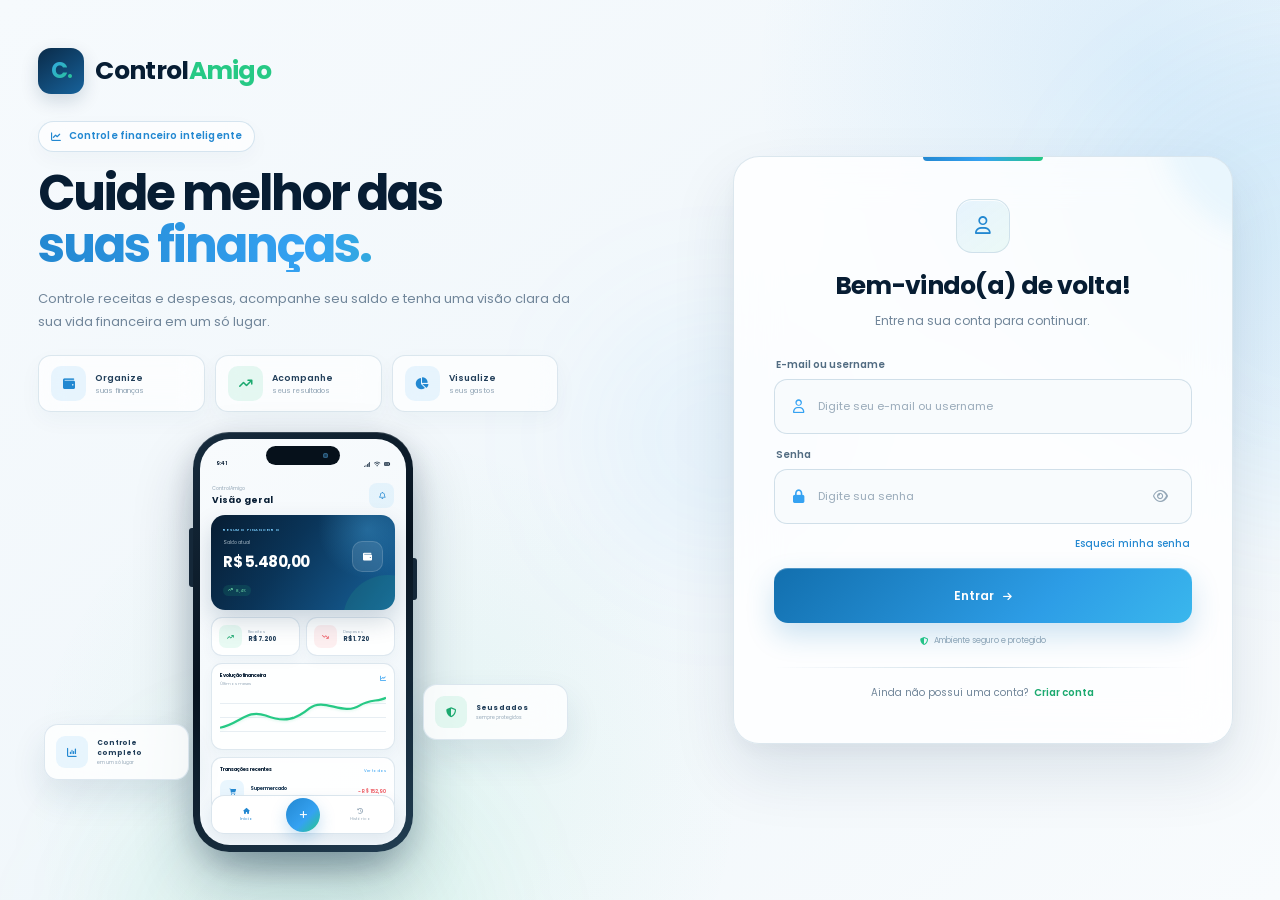
<file: frontend/index.html>
<!DOCTYPE html>
<html lang="pt-BR">

<head>
    <meta charset="UTF-8">
    <meta name="viewport" content="width=device-width, initial-scale=1.0">

    <title>ControlAmigo</title>
    <link rel="icon" href="data:,">

    <link rel="stylesheet" href="style.css">

    <link
        href="https://fonts.googleapis.com/css2?family=Poppins:wght@300;400;500;600;700&display=swap"
        rel="stylesheet"
    >

    <link
        rel="stylesheet"
        href="https://cdnjs.cloudflare.com/ajax/libs/font-awesome/6.5.2/css/all.min.css"
    >
</head>

<body>

    <div id="toast-container"></div>

    <div class="background">
        <div class="background-orb orb-1"></div>
        <div class="background-orb orb-2"></div>
        <div class="background-orb orb-3"></div>
    </div>

    <main class="container">

        <section class="left">

        <div class="logo">
            <div class="logo-icon">
                    <span>C.</span>
            </div>

            <h1>Control<span>Amigo</span></h1>
        </div>

            <div class="hero-text">

                <span class="tag">
                    <i class="fa-solid fa-chart-line"></i>
                    Controle financeiro inteligente
                </span>

                <h2>
                    Cuide melhor das
                    <span>suas finanças.</span>
                </h2>

                <p>
                    Controle receitas e despesas, acompanhe seu saldo e
                    tenha uma visão clara da sua vida financeira em um só lugar.
                </p>

            </div>

            <div class="beneficios">

                <div class="beneficio">

                    <div class="beneficio-icon">
                        <i class="fa-solid fa-wallet"></i>
                    </div>

                    <div>
                        <strong>Organize</strong>
                        <span>suas finanças</span>
                    </div>

                </div>

                <div class="beneficio">

                    <div class="beneficio-icon verde">
                        <i class="fa-solid fa-arrow-trend-up"></i>
                    </div>

                    <div>
                        <strong>Acompanhe</strong>
                        <span>seus resultados</span>
                    </div>

                </div>

                <div class="beneficio">

                    <div class="beneficio-icon">
                        <i class="fa-solid fa-chart-pie"></i>
                    </div>

                    <div>
                        <strong>Visualize</strong>
                        <span>seus gastos</span>
                    </div>

                </div>

            </div>

            <div class="illustration">

                <div class="floating-card floating-card-left">

                    <div class="floating-icon">
                        <i class="fa-solid fa-chart-column"></i>
                    </div>

                    <div>
                        <strong>Controle completo</strong>
                        <span>em um só lugar</span>
                    </div>

                </div>

                <div class="phone">

                    <div class="phone-shadow"></div>

                    <div class="phone-frame">

                        <div class="phone-screen">

                            <div class="phone-status">

                                <span>9:41</span>

                                <div class="status-icons">
                                    <i class="fa-solid fa-signal"></i>
                                    <i class="fa-solid fa-wifi"></i>
                                    <i class="fa-solid fa-battery-full"></i>
                                </div>

                            </div>

                            <div class="phone-camera"></div>

                            <div class="app-header">

                                <div>
                                    <small>ControlAmigo</small>
                                    <h3>Visão geral</h3>
                                </div>

                                <div class="notification-button">
                                    <i class="fa-regular fa-bell"></i>
                                </div>

                            </div>

                            <div class="app-hero">

                                <div class="app-hero-label">
                                    RESUMO FINANCEIRO
                                </div>

                                <div class="app-hero-main">

                                    <div>
                                        <small>Saldo atual</small>
                                        <h2>R$ 5.480,00</h2>
                                    </div>

                                    <div class="app-wallet">
                                        <i class="fa-solid fa-wallet"></i>
                                    </div>

                                </div>

                                <span class="app-growth">
                                    <i class="fa-solid fa-arrow-trend-up"></i>
                                    8,4%
                                </span>

                            </div>

                            <div class="app-summary">

                                <div class="app-summary-card">

                                    <div class="summary-icon receita-app">
                                        <i class="fa-solid fa-arrow-trend-up"></i>
                                    </div>

                                    <div>
                                        <small>Receitas</small>
                                        <strong>R$ 7.200</strong>
                                    </div>

                                </div>

                                <div class="app-summary-card">

                                    <div class="summary-icon despesa-app">
                                        <i class="fa-solid fa-arrow-trend-down"></i>
                                    </div>

                                    <div>
                                        <small>Despesas</small>
                                        <strong>R$ 1.720</strong>
                                    </div>

                                </div>

                            </div>

                            <div class="app-chart-card">

                                <div class="chart-header">

                                    <div>
                                        <strong>Evolução financeira</strong>
                                        <small>Últimos meses</small>
                                    </div>

                                    <i class="fa-solid fa-chart-line"></i>

                                </div>

                                <div class="mini-chart">

                                    <div class="chart-line line-1"></div>
                                    <div class="chart-line line-2"></div>
                                    <div class="chart-line line-3"></div>

                                    <svg
                                        class="chart-svg"
                                        viewBox="0 0 200 70"
                                        preserveAspectRatio="none"
                                    >
                                        <path
                                            d="M0,55 C25,48 32,24 55,35 C78,47 91,42 108,23 C125,5 148,36 168,19 C181,8 190,13 200,6"
                                        ></path>
                                    </svg>

                                </div>

                            </div>

                            <div class="transactions-card">

                                <div class="transactions-title">

                                    <strong>Transações recentes</strong>

                                    <span>
                                        Ver todas
                                    </span>

                                </div>

                                <div class="transaction-row">

                                    <div class="transaction-left">

                                        <div class="transaction-icon">
                                            <i class="fa-solid fa-cart-shopping"></i>
                                        </div>

                                        <div>
                                            <strong>Supermercado</strong>
                                            <small>Alimentação</small>
                                        </div>

                                    </div>

                                    <div class="transaction-value">
                                        - R$ 152,90
                                    </div>

                                </div>

                            </div>

                            <div class="app-navigation">

                                <div class="nav-item active">
                                    <i class="fa-solid fa-house"></i>
                                    <span>Início</span>
                                </div>

                                <div class="nav-add">
                                    <i class="fa-solid fa-plus"></i>
                                </div>

                                <div class="nav-item">
                                    <i class="fa-solid fa-clock-rotate-left"></i>
                                    <span>Histórico</span>
                                </div>

                            </div>

                        </div>

                    </div>

                </div>

                <div class="floating-card floating-card-right">

                    <div class="floating-icon seguro">
                        <i class="fa-solid fa-shield-halved"></i>
                    </div>

                    <div>
                        <strong>Seus dados</strong>
                        <span>sempre protegidos</span>
                    </div>

                </div>

            </div>

        </section>

        <section class="right">

            <div class="form-box">

                <div class="mobile-logo">
                    <div class="logo-icon">
                        <span>C.</span>
                    </div>

                     <h1>Control<span>Amigo</span></h1>
                </div>

                <div id="login">

                    <div class="form-header">

                        <div class="form-icon">
                            <i class="fa-regular fa-user"></i>
                        </div>

                        <h2>
                            Bem-vindo(a) de volta!
                        </h2>

                        <p>
                            Entre na sua conta para continuar.
                        </p>

                    </div>

                    <div class="campo">

                        <label for="loginUsuario">
                            E-mail ou username
                        </label>

                        <div class="input-box">

                            <i class="fa-regular fa-user"></i>

                            <input
                                type="text"
                                id="loginUsuario"
                                placeholder="Digite seu e-mail ou username"
                                autocomplete="username"
                            >

                        </div>

                    </div>

                    <div class="campo">

                        <label for="loginSenha">
                            Senha
                        </label>

                        <div class="input-box">

                            <i class="fa-solid fa-lock"></i>

                            <input
                                type="password"
                                id="loginSenha"
                                placeholder="Digite sua senha"
                                autocomplete="current-password"
                            >

                            <button
                                type="button"
                                class="mostrar-senha"
                                data-input="loginSenha"
                            >
                                <i class="fa-regular fa-eye"></i>
                            </button>

                        </div>

                    </div>

                    <div class="forgot-password">

                        <button
                            type="button"
                            id="btnEsqueciSenha"
                            onclick="mostrarRecuperacaoSenha()"
                        >
                            Esqueci minha senha
                        </button>

                    </div>

                    <button
                        type="button"
                        class="btn"
                        id="btnLogin"
                    >

                        <span>
                            Entrar
                        </span>

                        <i class="fa-solid fa-arrow-right"></i>

                    </button>

                    <div class="secure-message">
                        <i class="fa-solid fa-shield-halved"></i>
                        Ambiente seguro e protegido
                    </div>

                    <div class="separator">
                        <span></span>
                    </div>

                    <p class="switch">

                        Ainda não possui uma conta?

                        <span onclick="mostrarCadastro()">
                            Criar conta
                        </span>

                    </p>

                </div>

                <div id="recuperacaoSenha">

                    <div class="form-header">

                        <div class="form-icon">
                            <i class="fa-solid fa-key"></i>
                        </div>

                        <h2>
                            Recuperar senha
                        </h2>

                        <p>
                            Informe seu e-mail para receber um código de verificação.
                        </p>

                    </div>

                    <div id="etapaEmailRecuperacao">

                        <div class="campo">

                            <label for="emailRecuperacao">
                                E-mail
                            </label>

                            <div class="input-box">

                                <i class="fa-regular fa-envelope"></i>

                                <input
                                    type="email"
                                    id="emailRecuperacao"
                                    placeholder="Digite seu e-mail cadastrado"
                                    autocomplete="email"
                                >

                            </div>

                        </div>

                        <button
                            type="button"
                            class="btn"
                            id="btnEnviarCodigo"
                        >

                            <span>
                                Enviar código
                            </span>

                            <i class="fa-solid fa-paper-plane"></i>

                        </button>

                    </div>

                    <div id="etapaNovaSenha">

                        <div class="campo">

                            <label for="codigoRecuperacao">
                                Código de verificação
                            </label>

                            <div class="input-box">

                                <i class="fa-solid fa-shield-halved"></i>

                                <input
                                    type="text"
                                    id="codigoRecuperacao"
                                    placeholder="Código de 6 dígitos"
                                    maxlength="6"
                                    inputmode="numeric"
                                >

                            </div>

                        </div>

                        <div class="campo">

                            <label for="novaSenhaRecuperacao">
                                Nova senha
                            </label>

                            <div class="input-box">

                                <i class="fa-solid fa-lock"></i>

                                <input
                                    type="password"
                                    id="novaSenhaRecuperacao"
                                    placeholder="Digite sua nova senha"
                                    autocomplete="new-password"
                                >

                                <button
                                    type="button"
                                    class="mostrar-senha"
                                    data-input="novaSenhaRecuperacao"
                                >
                                    <i class="fa-regular fa-eye"></i>
                                </button>

                            </div>

                        </div>

                        <div class="campo">

                            <label for="confirmarNovaSenhaRecuperacao">
                                Confirmar nova senha
                            </label>

                            <div class="input-box">

                                <i class="fa-solid fa-lock"></i>

                                <input
                                    type="password"
                                    id="confirmarNovaSenhaRecuperacao"
                                    placeholder="Digite novamente"
                                    autocomplete="new-password"
                                >

                                <button
                                    type="button"
                                    class="mostrar-senha"
                                    data-input="confirmarNovaSenhaRecuperacao"
                                >
                                    <i class="fa-regular fa-eye"></i>
                                </button>

                            </div>

                        </div>

                        <button
                            type="button"
                            class="btn"
                            id="btnRedefinirSenha"
                        >

                            <span>
                                Redefinir senha
                            </span>

                            <i class="fa-solid fa-check"></i>

                        </button>

                    </div>

                    <p class="switch">

                        Lembrou sua senha?

                        <span onclick="mostrarLogin()">
                            Voltar para o login
                        </span>

                    </p>

                </div>

                <div id="cadastro">

                    <div class="form-header">

                        <div class="form-icon">
                            <i class="fa-solid fa-user-plus"></i>
                        </div>

                        <h2>
                            Crie sua conta
                        </h2>

                        <p>
                            Comece agora a organizar suas finanças.
                        </p>

                    </div>

                    <div class="campo">

                        <label for="nome">
                            Nome completo
                        </label>

                        <div class="input-box">

                            <i class="fa-regular fa-user"></i>

                            <input
                                type="text"
                                id="nome"
                                placeholder="Digite seu nome"
                                autocomplete="name"
                            >

                        </div>

                    </div>

                    <div class="campo">

                        <label for="username">
                            Username
                        </label>

                        <div class="input-box">

                            <i class="fa-solid fa-at"></i>

                            <input
                                type="text"
                                id="username"
                                placeholder="Escolha um username"
                                autocomplete="username"
                            >

                        </div>

                    </div>

                    <div class="campo">

                        <label for="email">
                            E-mail
                        </label>

                        <div class="input-box">

                            <i class="fa-regular fa-envelope"></i>

                            <input
                                type="email"
                                id="email"
                                placeholder="Digite seu e-mail"
                                autocomplete="email"
                            >

                        </div>

                    </div>

                    <div class="campo">

                        <label for="senha">
                            Senha
                        </label>

                        <div class="input-box">

                            <i class="fa-solid fa-lock"></i>

                            <input
                                type="password"
                                id="senha"
                                placeholder="Crie uma senha"
                                autocomplete="new-password"
                            >

                            <button
                                type="button"
                                class="mostrar-senha"
                                data-input="senha"
                            >
                                <i class="fa-regular fa-eye"></i>
                            </button>

                        </div>

                    </div>

                    <div class="campo">

                        <label for="confirmarSenha">
                            Confirmar senha
                        </label>

                        <div class="input-box">

                            <i class="fa-solid fa-lock"></i>

                            <input
                                type="password"
                                id="confirmarSenha"
                                placeholder="Digite novamente"
                                autocomplete="new-password"
                            >

                            <button
                                type="button"
                                class="mostrar-senha"
                                data-input="confirmarSenha"
                            >
                                <i class="fa-regular fa-eye"></i>
                            </button>

                        </div>

                    </div>

                    <button
                        type="button"
                        class="btn"
                        id="btnCadastro"
                    >

                        <span>
                            Criar conta
                        </span>

                        <i class="fa-solid fa-arrow-right"></i>

                    </button>

                    <div class="secure-message">
                        <i class="fa-solid fa-shield-halved"></i>
                        Seus dados permanecem protegidos
                    </div>

                    <div class="separator">
                        <span></span>
                    </div>

                    <p class="switch">

                        Já possui uma conta?

                        <span onclick="mostrarLogin()">
                            Entrar
                        </span>

                    </p>

                </div>

            </div>

        </section>

    </main>

    <script src="script.js"></script>

</body>

</html>
</file>
<file: frontend/style.css>
* {
    margin: 0;
    padding: 0;
    box-sizing: border-box;
    font-family: "Poppins", sans-serif;
}

:root {
    --azul-950: #071d33;
    --azul-900: #0a2b49;
    --azul-800: #0f456f;
    --azul-700: #17629b;
    --azul-600: #2388d1;
    --azul-500: #35a2f2;
    --azul-400: #58b8f4;

    --verde-600: #1ba96f;
    --verde-500: #26c985;
    --verde-400: #52dba2;

    --vermelho-500: #ef626a;

    --texto-principal: #223f5a;
    --texto-secundario: #71869a;
    --texto-claro: #94a7b7;

    --borda: rgba(186, 207, 221, 0.52);

    --branco: #ffffff;
    --fundo: #f3f8fc;
}

html {
    scroll-behavior: smooth;
}

body {
    min-height: 100vh;
    overflow-x: hidden;
    color: var(--texto-principal);

    background:
        radial-gradient(
            circle at 90% 8%,
            rgba(53, 162, 242, 0.12),
            transparent 28%
        ),
        radial-gradient(
            circle at 30% 88%,
            rgba(38, 201, 133, 0.075),
            transparent 30%
        ),
        linear-gradient(
            145deg,
            #f6fafd 0%,
            #f1f7fb 55%,
            #f8fbfd 100%
        );
}

button,
input {
    font-family: inherit;
}

button {
    cursor: pointer;
}

.background {
    position: fixed;
    inset: 0;
    z-index: -2;
    overflow: hidden;
}

.background-orb {
    position: absolute;
    border-radius: 50%;
    filter: blur(65px);
}

.orb-1 {
    width: 440px;
    height: 440px;
    top: 8%;
    right: -250px;
    background: rgba(47, 162, 235, 0.08);
    animation: orbMovimento 10s ease-in-out infinite alternate;
}

.orb-2 {
    width: 380px;
    height: 380px;
    left: 8%;
    bottom: -240px;
    background: rgba(33, 199, 131, 0.07);
    animation: orbMovimento 13s ease-in-out infinite alternate-reverse;
}

.orb-3 {
    width: 260px;
    height: 260px;
    left: 46%;
    top: 34%;
    background: rgba(53, 162, 242, 0.06);
    animation: orbMovimento 9s ease-in-out infinite alternate;
}

.container {
    width: min(1380px, 94%);
    min-height: 100vh;
    margin: auto;
    padding: 30px 0;

    display: grid;
    grid-template-columns:
        minmax(520px, 1.08fr)
        minmax(410px, .92fr);

    align-items: center;
    gap: clamp(50px, 6vw, 90px);
}

.left {
    min-width: 0;
}

.logo {
    display: flex;
    align-items: center;
    gap: 11px;
    margin-bottom: 27px;
}

.logo {
    display: flex;
    align-items: center;
    gap: 11px;
    margin-bottom: 27px;
}

.logo-icon {
    width: 46px;
    height: 46px;

    display: flex;
    align-items: center;
    justify-content: center;

    flex-shrink: 0;

    border-radius: 13px;

    background:
        linear-gradient(
            145deg,
            #0a2b49,
            #17629b
        );

    box-shadow:
        0 7px 18px rgba(10, 43, 73, 0.16);

    transition:
        transform .25s ease,
        box-shadow .25s ease;
}

.logo-icon span {
    font-size: 22px;
    font-weight: 700;
    letter-spacing: -1px;

    background:
        linear-gradient(
            135deg,
            #35a2f2,
            #26c985
        );

    background-clip: text;
    -webkit-background-clip: text;
    -webkit-text-fill-color: transparent;
}

.logo-icon:hover {
    transform: translateY(-2px);

    box-shadow:
        0 10px 24px rgba(10, 43, 73, 0.2);
}

.logo h1,
.mobile-logo h1 {
    color: var(--azul-950);
    font-size: 25px;
    font-weight: 650;
    letter-spacing: -.7px;
}

.logo h1 span,
.mobile-logo h1 span {
    color: var(--verde-500);
}

.mobile-logo {
    display: none;
    align-items: center;
    justify-content: center;
    gap: 11px;
    margin-bottom: 27px;
}

.hero-text {
    max-width: 625px;
}

.tag {
    min-height: 31px;

    display: inline-flex;
    align-items: center;
    gap: 7px;

    padding: 0 12px;

    border: 1px solid rgba(174, 204, 224, 0.5);
    border-radius: 20px;

    background: rgba(255, 255, 255, 0.66);

    color: var(--azul-600);

    font-size: 10px;
    font-weight: 600;
    letter-spacing: .15px;

    box-shadow: 0 7px 20px rgba(23, 66, 96, 0.035);

    backdrop-filter: blur(12px);
}

.hero-text h2 {
    max-width: 620px;
    margin-top: 15px;

    color: var(--azul-950);

    font-size: clamp(38px, 3.8vw, 53px);
    font-weight: 650;

    line-height: 1.08;
    letter-spacing: -2px;
}

.hero-text h2 span {
    display: block;

    background:
        linear-gradient(
            90deg,
            var(--azul-600),
            var(--azul-500) 45%,
            var(--verde-500)
        );

    background-clip: text;
    -webkit-background-clip: text;
    -webkit-text-fill-color: transparent;
}

.hero-text p {
    max-width: 550px;
    margin-top: 16px;

    color: var(--texto-secundario);

    font-size: 13px;
    line-height: 1.75;
}

.beneficios {
    max-width: 520px;

    display: grid;
    grid-template-columns: repeat(3, 1fr);
    gap: 10px;

    margin-top: 22px;
}

.beneficio {
    min-width: 0;

    display: flex;
    align-items: center;
    gap: 9px;

    padding: 10px 12px;

    border: 1px solid rgba(199, 216, 228, 0.62);
    border-radius: 13px;

    background: rgba(255, 255, 255, 0.68);

    box-shadow: 0 8px 22px rgba(23, 66, 96, 0.04);

    backdrop-filter: blur(12px);

    transition:
        transform .25s ease,
        box-shadow .25s ease;
}

.beneficio:hover {
    transform: translateY(-3px);

    box-shadow:
        0 14px 30px rgba(23, 66, 96, 0.085);
}

.beneficio-icon {
    width: 35px;
    height: 35px;
    flex-shrink: 0;

    display: grid;
    place-items: center;

    border-radius: 10px;

    background: rgba(53, 162, 242, 0.1);

    color: var(--azul-600);

    font-size: 12px;
}

.beneficio-icon.verde {
    color: var(--verde-600);
    background: rgba(38, 201, 133, 0.11);
}

.beneficio > div:last-child {
    display: flex;
    flex-direction: column;
}

.beneficio strong {
    color: var(--texto-principal);

    font-size: 9px;
    font-weight: 600;
}

.beneficio span {
    margin-top: 1px;

    color: var(--texto-claro);

    font-size: 7px;
}

.illustration {
    position: relative;

    width: 530px;
    max-width: 100%;
    height: 425px;

    display: flex;
    align-items: flex-end;
    justify-content: center;

    margin-top: 15px;
}

.phone {
    position: relative;

    width: 220px;
    height: 420px;

    z-index: 5;

    animation: flutuarTelefone 5s ease-in-out infinite;
}

.phone-shadow {
    position: absolute;

    width: 175px;
    height: 30px;

    left: 50%;
    bottom: -13px;

    transform: translateX(-50%);

    border-radius: 50%;

    background: rgba(7, 29, 51, 0.18);

    filter: blur(14px);

    z-index: -1;
}

.phone-frame {
    position: relative;

    width: 100%;
    height: 100%;

    padding: 7px;

    border-radius: 36px;

    background:
        linear-gradient(
            145deg,
            #172c3e 0%,
            #07131f 45%,
            #223e52 100%
        );

    box-shadow:
        0 30px 60px rgba(8, 38, 62, 0.24),
        0 10px 30px rgba(8, 38, 62, 0.18),
        inset 0 1px 0 rgba(255, 255, 255, 0.16);
}

.phone-frame::before {
    content: "";

    position: absolute;

    left: -4px;
    top: 96px;

    width: 4px;
    height: 59px;

    border-radius: 3px 0 0 3px;

    background: #152839;
}

.phone-frame::after {
    content: "";

    position: absolute;

    right: -4px;
    top: 126px;

    width: 4px;
    height: 42px;

    border-radius: 0 3px 3px 0;

    background: #152839;
}

.phone-screen {
    position: relative;

    width: 100%;
    height: 100%;

    overflow: hidden;

    padding: 14px 11px 13px;

    border-radius: 30px;

    color: var(--texto-principal);

    background:
        linear-gradient(
            145deg,
            #f8fbfd,
            #f1f7fb
        );
}

.phone-camera {
    position: absolute;

    top: 7px;
    left: 50%;

    width: 74px;
    height: 19px;

    transform: translateX(-50%);

    border-radius: 20px;

    background: #06111b;

    z-index: 10;
}

.phone-camera::after {
    content: "";

    position: absolute;

    width: 5px;
    height: 5px;

    right: 12px;
    top: 7px;

    border-radius: 50%;

    background: #18344b;

    box-shadow: inset 0 0 2px var(--azul-400);
}

.phone-status {
    height: 22px;

    display: flex;
    align-items: center;
    justify-content: space-between;

    padding: 0 5px;

    color: var(--azul-950);

    font-size: 5px;
    font-weight: 600;
}

.status-icons {
    display: flex;
    align-items: center;
    gap: 4px;

    font-size: 5px;
}

.app-header {
    display: flex;
    align-items: center;
    justify-content: space-between;

    margin: 8px 1px 7px;
}

.app-header small {
    display: block;

    color: var(--texto-claro);

    font-size: 5px;
}

.app-header h3 {
    margin-top: 1px;

    color: var(--azul-950);

    font-size: 9px;
}

.notification-button {
    width: 25px;
    height: 25px;

    display: grid;
    place-items: center;

    border-radius: 8px;

    background: rgba(53, 162, 242, 0.09);

    color: var(--azul-600);

    font-size: 7px;
}

.app-hero {
    position: relative;

    overflow: hidden;

    padding: 12px;

    border-radius: 14px;

    color: white;

    background:
        radial-gradient(
            circle at 85% 15%,
            rgba(89, 195, 255, .28),
            transparent 28%
        ),
        linear-gradient(
            125deg,
            var(--azul-950),
            #0a3458 42%,
            var(--azul-700) 100%
        );

    box-shadow:
        0 11px 24px rgba(8, 47, 78, 0.18);
}

.app-hero::after {
    content: "";

    position: absolute;

    width: 90px;
    height: 90px;

    right: -38px;
    bottom: -55px;

    border-radius: 50%;

    background: rgba(38, 201, 133, 0.13);
}

.app-hero-label {
    margin-bottom: 7px;

    color: #78cbfa;

    font-size: 4px;
    font-weight: 600;

    letter-spacing: .7px;
}

.app-hero-main {
    position: relative;

    z-index: 2;

    display: flex;
    align-items: center;
    justify-content: space-between;
}

.app-hero-main small {
    display: block;

    color: rgba(232, 244, 252, .68);

    font-size: 5px;
}

.app-hero-main h2 {
    margin-top: 3px;

    color: #fff;

    font-size: 15px;

    letter-spacing: -.5px;
}

.app-wallet {
    width: 31px;
    height: 31px;

    display: grid;
    place-items: center;

    border: 1px solid rgba(255, 255, 255, .15);
    border-radius: 10px;

    color: #fff;

    background: rgba(255, 255, 255, .1);

    font-size: 9px;

    backdrop-filter: blur(10px);
}

.app-growth {
    position: relative;

    z-index: 2;

    width: fit-content;

    display: inline-flex;
    align-items: center;
    gap: 3px;

    margin-top: 6px;

    padding: 3px 5px;

    border-radius: 12px;

    color: #74e0ad;

    background: rgba(38, 201, 133, .12);

    font-size: 4px;
}

.app-summary {
    display: grid;
    grid-template-columns: 1fr 1fr;
    gap: 6px;

    margin-top: 7px;
}

.app-summary-card {
    display: flex;
    align-items: center;

    gap: 6px;

    padding: 7px;

    border: 1px solid rgba(199, 216, 228, .6);
    border-radius: 11px;

    background: rgba(255, 255, 255, .88);

    box-shadow:
        0 5px 13px rgba(23, 66, 96, .04);
}

.summary-icon {
    width: 23px;
    height: 23px;

    flex-shrink: 0;

    display: grid;
    place-items: center;

    border-radius: 7px;

    font-size: 6px;
}

.receita-app {
    color: var(--verde-600);

    background:
        rgba(38, 201, 133, .1);
}

.despesa-app {
    color: var(--vermelho-500);

    background:
        rgba(239, 98, 106, .1);
}

.app-summary-card small {
    display: block;

    color: var(--texto-claro);

    font-size: 4px;
}

.app-summary-card strong {
    display: block;

    margin-top: 1px;

    color: var(--texto-principal);

    font-size: 6px;
}
.app-chart-card {
    margin-top: 7px;

    padding: 8px;

    border: 1px solid rgba(199, 216, 228, .58);
    border-radius: 11px;

    background: rgba(255, 255, 255, .88);

    box-shadow:
        0 5px 13px rgba(23, 66, 96, .04);
}

.chart-header {
    display: flex;
    align-items: center;
    justify-content: space-between;
}

.chart-header strong {
    display: block;

    color: var(--azul-950);

    font-size: 5px;
}

.chart-header small {
    display: block;

    margin-top: 1px;

    color: var(--texto-claro);

    font-size: 4px;
}

.chart-header > i {
    color: var(--azul-500);

    font-size: 6px;
}

.mini-chart {
    position: relative;

    height: 50px;

    margin-top: 5px;

    overflow: hidden;
}

.chart-line {
    position: absolute;

    left: 0;
    right: 0;

    height: 1px;

    background:
        rgba(186, 207, 221, .35);
}

.line-1 {
    top: 12px;
}

.line-2 {
    top: 26px;
}

.line-3 {
    top: 40px;
}

.chart-svg {
    position: absolute;

    inset: 3px 0 0;

    width: 100%;
    height: 43px;
}

.chart-svg path {
    fill: none;

    stroke: var(--verde-500);

    stroke-width: 2.2;

    vector-effect: non-scaling-stroke;

    filter:
        drop-shadow(
            0 2px 2px rgba(38, 201, 133, .15)
        );
}

.transactions-card {
    margin-top: 7px;

    padding: 8px;

    border: 1px solid rgba(199, 216, 228, .58);
    border-radius: 11px;

    background: rgba(255, 255, 255, .88);
}

.transactions-title {
    display: flex;
    align-items: center;
    justify-content: space-between;

    margin-bottom: 6px;
}

.transactions-title strong {
    color: var(--azul-950);

    font-size: 5px;
}

.transactions-title span {
    color: var(--azul-500);

    font-size: 4px;
}

.transaction-row {
    display: flex;
    align-items: center;
    justify-content: space-between;
}

.transaction-left {
    display: flex;
    align-items: center;

    gap: 6px;
}

.transaction-icon {
    width: 24px;
    height: 24px;

    display: grid;
    place-items: center;

    border-radius: 7px;

    color: var(--azul-600);

    background:
        rgba(53, 162, 242, .1);

    font-size: 6px;
}

.transaction-left strong {
    display: block;

    color: var(--texto-principal);

    font-size: 5px;
}

.transaction-left small {
    display: block;

    margin-top: 1px;

    color: var(--texto-claro);

    font-size: 4px;
}

.transaction-value {
    color: var(--vermelho-500);

    font-size: 5px;
    font-weight: 600;
}

.app-navigation {
    position: absolute;

    left: 11px;
    right: 11px;
    bottom: 11px;

    min-height: 39px;

    display: grid;
    grid-template-columns: 1fr 46px 1fr;
    align-items: center;

    border: 1px solid rgba(199, 216, 228, .65);
    border-radius: 13px;

    background: rgba(255, 255, 255, .94);

    box-shadow:
        0 6px 16px rgba(23, 66, 96, .08);

    backdrop-filter: blur(10px);
}

.nav-item {
    display: flex;
    flex-direction: column;
    align-items: center;

    gap: 2px;

    color: var(--texto-claro);

    font-size: 6px;
}

.nav-item span {
    font-size: 4px;
}

.nav-item.active {
    color: var(--azul-600);
}

.nav-add {
    width: 34px;
    height: 34px;

    justify-self: center;

    display: grid;
    place-items: center;

    border-radius: 50%;

    color: #fff;

    background:
        linear-gradient(
            135deg,
            var(--azul-600),
            var(--azul-500) 60%,
            var(--verde-500)
        );

    font-size: 9px;

    box-shadow:
        0 7px 16px rgba(35, 136, 209, .26);
}

.floating-card {
    position: absolute;

    width: 145px;

    display: flex;
    align-items: center;

    gap: 9px;

    padding: 11px;

    z-index: 8;

    border: 1px solid rgba(199, 216, 228, .6);
    border-radius: 14px;

    background: rgba(255, 255, 255, .8);

    box-shadow:
        0 16px 35px rgba(23, 66, 96, .11);

    backdrop-filter: blur(16px);

    animation:
        flutuarCard 4s ease-in-out infinite;
}

.floating-card-left {
    left: 1%;
    bottom: 72px;
}

.floating-card-right {
    right: 0;
    bottom: 112px;

    animation-delay: .8s;
}

.floating-icon {
    width: 32px;
    height: 32px;

    flex-shrink: 0;

    display: grid;
    place-items: center;

    border-radius: 9px;

    color: var(--azul-600);

    background:
        rgba(53, 162, 242, .1);

    font-size: 10px;
}

.floating-icon.seguro {
    color: var(--verde-600);

    background:
        rgba(38, 201, 133, .11);
}

.floating-card > div:last-child {
    display: flex;
    flex-direction: column;
}

.floating-card strong {
    color: var(--texto-principal);

    font-size: 7px;
}

.floating-card span {
    margin-top: 1px;

    color: var(--texto-claro);

    font-size: 5px;
}

.right {
    width: 100%;

    display: grid;
    place-items: center;
}

.form-box {
    position: relative;

    width: min(500px, 100%);

    padding: 42px 40px;

    overflow: hidden;

    border: 1px solid rgba(199, 216, 228, .62);
    border-radius: 26px;

    background:
        rgba(255, 255, 255, .82);

    box-shadow:
        0 28px 65px rgba(8, 47, 78, .11),
        0 8px 20px rgba(23, 66, 96, .04);

    backdrop-filter: blur(22px);
}

.form-box::before {
    content: "";

    position: absolute;

    width: 120px;
    height: 4px;

    top: 0;
    left: 50%;

    transform:
        translateX(-50%);

    border-radius:
        0 0 10px 10px;

    background:
        linear-gradient(
            90deg,
            var(--azul-600),
            var(--azul-500),
            var(--verde-500)
        );
}

.form-box::after {
    content: "";

    position: absolute;

    width: 220px;
    height: 220px;

    right: -150px;
    top: -140px;

    z-index: -1;

    border-radius: 50%;

    background:
        rgba(53, 162, 242, .07);

    filter: blur(12px);
}

#login,
#cadastro,
#recuperacaoSenha {
    transition:
        opacity .25s ease,
        transform .25s ease;
}

#cadastro,
#recuperacaoSenha,
#etapaNovaSenha {
    display: none;
}

.form-header {
    margin-bottom: 27px;

    text-align: center;
}

.form-icon {
    width: 54px;
    height: 54px;

    display: grid;
    place-items: center;

    margin: 0 auto 14px;

    border: 1px solid rgba(186, 207, 221, .55);
    border-radius: 16px;

    color: var(--azul-600);

    background:
        linear-gradient(
            145deg,
            rgba(53, 162, 242, .1),
            rgba(38, 201, 133, .07)
        );

    font-size: 18px;

    box-shadow:
        inset 0 1px 0 rgba(255, 255, 255, .8);
}

.form-header h2 {
    color: var(--azul-950);

    font-size: 25px;
    font-weight: 650;

    letter-spacing: -.7px;
}

.form-header p {
    margin-top: 6px;

    color: var(--texto-secundario);

    font-size: 12px;

    line-height: 1.6;
}

.campo {
    margin-bottom: 13px;
}

.campo label {
    display: block;

    margin:
        0 0 6px 2px;

    color: #526c82;

    font-size: 10px;
    font-weight: 550;
}

.input-box {
    width: 100%;
    height: 55px;

    display: flex;
    align-items: center;

    gap: 11px;

    padding: 0 15px;

    border:
        1px solid rgba(186, 207, 221, .65);

    border-radius: 13px;

    background:
        rgba(247, 251, 253, .85);

    transition:
        border-color .2s ease,
        background .2s ease,
        box-shadow .2s ease;
}

.input-box:hover {
    border-color:
        rgba(126, 177, 211, .64);
}

.input-box:focus-within {
    border-color:
        rgba(53, 162, 242, .75);

    background: #ffffff;

    box-shadow:
        0 0 0 4px
        rgba(53, 162, 242, .08);
}

.input-box > i {
    width: 17px;

    flex-shrink: 0;

    color: var(--azul-500);

    text-align: center;

    font-size: 13px;
}

.input-box input {
    flex: 1;

    min-width: 0;

    border: none;
    outline: none;

    color: var(--texto-principal);

    background: transparent;

    font-size: 11px;
}

.input-box input::placeholder {
    color: #9aabba;
}

.mostrar-senha {
    width: 31px;
    height: 31px;

    flex-shrink: 0;

    display: grid;
    place-items: center;

    border: none;
    border-radius: 8px;

    color: var(--texto-claro);

    background: transparent;

    transition:
        color .2s ease,
        background .2s ease;
}

.mostrar-senha:hover {
    color: var(--azul-600);

    background:
        rgba(53, 162, 242, .08);
}

.forgot-password {
    width: 100%;

    display: flex;
    justify-content: flex-end;

    margin:
        -3px 0 14px;
}

.forgot-password button {
    padding: 2px;

    border: none;

    color: var(--azul-600);

    background: transparent;

    font-size: 10px;
    font-weight: 500;

    transition: color .2s ease;
}

.forgot-password button:hover {
    color: var(--verde-600);

    text-decoration: underline;
}

.btn {
    position: relative;

    width: 100%;
    height: 55px;

    display: flex;
    align-items: center;
    justify-content: center;

    gap: 9px;

    overflow: hidden;

    border: none;
    border-radius: 14px;

    color: #ffffff;

    background:
        linear-gradient(
            135deg,
            #126fae 0%,
            #2d9de6 65%,
            #3ab7ed 100%
        );

    font-size: 12px;
    font-weight: 550;

    box-shadow:
        0 12px 28px
        rgba(28, 126, 192, .22),
        inset 0 1px 0
        rgba(255, 255, 255, .25);

    transition:
        transform .25s ease,
        box-shadow .25s ease;
}

.btn::before {
    content: "";

    position: absolute;

    width: 30px;
    height: 80px;

    left: -45px;
    top: -15px;

    transform: rotate(25deg);

    background:
        linear-gradient(
            90deg,
            transparent,
            rgba(255, 255, 255, .4),
            transparent
        );

    transition: left .5s ease;
}

.btn:hover {
    transform: translateY(-2px);

    box-shadow:
        0 17px 37px
        rgba(28, 126, 192, .3),
        inset 0 1px 0
        rgba(255, 255, 255, .28);
}

.btn:hover::before {
    left: 120%;
}

.btn:active {
    transform: scale(.985);
}

.btn:disabled {
    opacity: .65;

    cursor: not-allowed;

    transform: none;
}

.btn i {
    font-size: 10px;

    transition:
        transform .2s ease;
}

.btn:hover i {
    transform:
        translateX(3px);
}

.secure-message {
    display: flex;
    align-items: center;
    justify-content: center;

    gap: 6px;

    margin-top: 12px;

    color: var(--texto-claro);

    font-size: 8px;
}

.secure-message i {
    color: var(--verde-500);
}

.separator {
    margin: 20px 0 17px;
}

.separator span {
    display: block;

    width: 100%;
    height: 1px;

    background:
        linear-gradient(
            90deg,
            transparent,
            rgba(186, 207, 221, .72),
            transparent
        );
}

.switch {
    color: var(--texto-secundario);

    text-align: center;

    font-size: 10px;
}

.switch span {
    margin-left: 3px;

    color: var(--verde-600);

    font-weight: 600;

    cursor: pointer;

    transition:
        color .2s ease;
}

.switch span:hover {
    color: var(--verde-500);
}

#recuperacaoSenha .switch {
    margin-top: 20px;
}

#codigoRecuperacao {
    letter-spacing: 2px;
}
#toast-container {
    position: fixed;

    top: 22px;
    right: 22px;

    z-index: 9999;

    display: flex;
    flex-direction: column;

    gap: 10px;

    pointer-events: none;
}

.toast {
    position: relative;

    width: 350px;

    max-width:
        calc(100vw - 40px);

    display: flex;
    align-items: center;

    gap: 12px;

    overflow: hidden;

    padding: 15px 17px;

    border:
        1px solid rgba(199, 216, 228, .72);

    border-radius: 15px;

    background:
        rgba(255, 255, 255, .94);

    box-shadow:
        0 18px 45px
        rgba(23, 57, 83, .14);

    backdrop-filter: blur(18px);

    pointer-events: auto;

    animation:
        toastEntrada .35s ease forwards;
}

.toast.saindo {
    animation:
        toastSaida .3s ease forwards;
}

.toast-icon {
    width: 39px;
    height: 39px;

    flex-shrink: 0;

    display: grid;
    place-items: center;

    border-radius: 11px;

    font-size: 14px;
}

.toast-content {
    flex: 1;
}

.toast-content strong,
.toast-content span {
    display: block;
}

.toast-content strong {
    margin-bottom: 2px;

    color: var(--texto-principal);

    font-size: 11px;
}

.toast-content span {
    color: var(--texto-secundario);

    font-size: 9px;

    line-height: 1.5;
}

.toast-fechar {
    width: 27px;
    height: 27px;

    display: grid;
    place-items: center;

    border: none;
    border-radius: 8px;

    color: var(--texto-claro);

    background: transparent;
}

.toast-fechar:hover {
    background:
        rgba(53, 162, 242, .07);
}

.toast::after {
    content: "";

    position: absolute;

    left: 0;
    bottom: 0;

    width: 100%;
    height: 3px;

    transform-origin: left;

    animation:
        toastTempo 4s linear forwards;
}

.toast.sucesso .toast-icon {
    color: var(--verde-600);

    background:
        rgba(38, 201, 133, .11);
}

.toast.sucesso::after {
    background:
        var(--verde-500);
}

.toast.erro .toast-icon {
    color: var(--vermelho-500);

    background:
        rgba(239, 98, 106, .1);
}

.toast.erro::after {
    background:
        var(--vermelho-500);
}

.toast.info .toast-icon {
    color: var(--azul-600);

    background:
        rgba(53, 162, 242, .1);
}

.toast.info::after {
    background:
        var(--azul-500);
}

@keyframes flutuarTelefone {
    0%,
    100% {
        transform: translateY(0);
    }

    50% {
        transform: translateY(-8px);
    }
}

@keyframes flutuarCard {
    0%,
    100% {
        transform: translateY(0);
    }

    50% {
        transform: translateY(-7px);
    }
}

@keyframes orbMovimento {
    from {
        transform:
            translate3d(0, 0, 0);
    }

    to {
        transform:
            translate3d(-30px, 25px, 0);
    }
}

@keyframes toastEntrada {
    from {
        opacity: 0;

        transform:
            translateX(35px);
    }

    to {
        opacity: 1;

        transform:
            translateX(0);
    }
}

@keyframes toastSaida {
    to {
        opacity: 0;

        transform:
            translateX(35px);
    }
}

@keyframes toastTempo {
    to {
        transform:
            scaleX(0);
    }
}

@media (max-width: 1150px) {

    .container {
        grid-template-columns:
            minmax(440px, 1fr)
            minmax(390px, .9fr);

        gap: 38px;
    }

    .hero-text h2 {
        font-size: 44px;
    }

    .illustration {
        width: 485px;
    }

    .floating-card {
        width: 132px;
    }

    .form-box {
        padding: 38px 32px;
    }
}

@media (max-width: 920px) {

    .container {
        width: min(650px, 92%);

        grid-template-columns: 1fr;

        gap: 30px;

        padding: 28px 0 55px;
    }

    .right {
        order: 1;
    }

    .left {
        order: 2;
        text-align: center;
    }

    .logo {
        display: none;
    }

    .mobile-logo {
        display: flex;
    }

    .tag,
    .hero-text,
    .hero-text p,
    .beneficios,
    .illustration {
        margin-left: auto;
        margin-right: auto;
    }

    .hero-text {
        display: none;
    }

    .beneficios {
        display: none;
    }

    .illustration {
        margin-top: 20px;
    }

    .form-box {
        width: min(500px, 100%);
    }
}
@media (max-width: 600px) {

.mobile-logo {
    margin-bottom: 24px;
}

.mobile-logo .logo-icon {
    width: 42px;
    height: 42px;
    border-radius: 12px;
}

.mobile-logo .logo-icon span {
    font-size: 20px;
}

.mobile-logo h1 {
    font-size: 21px;
}

    .form-header {
        margin-bottom: 23px;
    }

    .form-header h2 {
        font-size: 22px;
    }

    .form-header p {
        font-size: 11px;
    }

    .input-box,
    .btn {
        height: 53px;
    }

    .illustration {
        width: 100%;
        height: 410px;

        margin-top: 28px;
    }

    .phone {
        width: 210px;
        height: 400px;
    }

    .floating-card {
        width: 120px;

        padding: 9px;
    }

    .floating-card-left {
        left: 0;
        bottom: 68px;
    }

    .floating-card-right {
        right: 0;
        bottom: 106px;
    }

    #toast-container {
        top: 15px;
        left: 15px;
        right: 15px;
    }

    .toast {
        width: 100%;

        max-width: 100%;
    }
}

@media (max-width: 430px) {

    .container {
        width: 94%;
    }

    .form-box {
        padding: 27px 17px;
    }

    .illustration {
        height: 395px;
    }

    .phone {
        width: 205px;
        height: 390px;
    }

    .floating-card {
        display: none;
    }

    .campo label {
        font-size: 9px;
    }

    .input-box input {
        font-size: 10px;
    }

    .switch {
        font-size: 9px;
    }
}
</file>
<file: frontend/menu.css>
.sidebar {
    position: fixed;
    top: 0;
    left: 0;
    z-index: 1000;

    width: 260px;
    height: 100vh;

    display: flex;
    flex-direction: column;

    padding: 26px 17px 20px;

    overflow: hidden;

    background:
        radial-gradient(
            circle at 20% 5%,
            rgba(48, 158, 231, 0.18),
            transparent 25%
        ),
        radial-gradient(
            circle at 85% 90%,
            rgba(35, 196, 129, 0.09),
            transparent 28%
        ),
        linear-gradient(
            180deg,
            #081f35 0%,
            #0a2945 48%,
            #071b2e 100%
        );

    border-right: 1px solid rgba(255, 255, 255, 0.06);

    box-shadow:
        12px 0 35px rgba(7, 31, 53, 0.08);

    box-sizing: border-box;
}

.sidebar::before {
    content: "";

    position: absolute;

    width: 180px;
    height: 180px;

    top: -90px;
    right: -80px;

    border-radius: 50%;

    background: rgba(56, 167, 241, 0.17);

    filter: blur(35px);

    pointer-events: none;

    animation: menuOrb 8s ease-in-out infinite alternate;
}

.sidebar::after {
    content: "";

    position: absolute;

    width: 170px;
    height: 170px;

    bottom: -100px;
    left: -80px;

    border-radius: 50%;

    background: rgba(38, 194, 128, 0.1);

    filter: blur(40px);

    pointer-events: none;

    animation: menuOrb 10s ease-in-out infinite alternate-reverse;
}

.sidebar-logo {
    position: relative;
    z-index: 2;

    display: flex;
    align-items: center;

    gap: 13px;

    min-height: 60px;

    padding: 5px 7px;

    margin-bottom: 36px;
}

.sidebar-logo-icon {
    position: relative;

    width: 47px;
    height: 47px;

    flex-shrink: 0;

    display: flex;
    align-items: center;
    justify-content: center;

    border-radius: 15px;

    background:
        linear-gradient(
            145deg,
            rgba(255, 255, 255, 0.1),
            rgba(255, 255, 255, 0.035)
        );

    border: 1px solid rgba(255, 255, 255, 0.13);

    box-shadow:
        inset 0 1px 0 rgba(255, 255, 255, 0.1),
        0 12px 28px rgba(0, 11, 23, 0.22);

    backdrop-filter: blur(12px);

    transition:
        transform 0.35s cubic-bezier(0.16, 1, 0.3, 1),
        border-color 0.35s ease,
        box-shadow 0.35s ease;
}

.sidebar-logo-icon::before {
    content: "";

    position: absolute;

    inset: -1px;

    z-index: -1;

    border-radius: 16px;

    background:
        linear-gradient(
            135deg,
            rgba(61, 178, 247, 0.45),
            rgba(57, 214, 158, 0.15),
            transparent 65%
        );

    opacity: 0.45;

    filter: blur(7px);

    transition: opacity 0.3s ease;
}

.logo-simbolo {
    position: relative;

    width: 32px;
    height: 32px;

    display: flex;
    align-items: center;
    justify-content: center;

    overflow: hidden;

    border-radius: 10px;

    background:
        linear-gradient(
            135deg,
            #2088d1 0%,
            #36a9ef 52%,
            #38c892 100%
        );

    box-shadow:
        inset 0 1px 0 rgba(255, 255, 255, 0.3),
        0 7px 18px rgba(28, 139, 211, 0.2);

    transition:
        transform 0.3s ease,
        box-shadow 0.3s ease;
}

.logo-simbolo::before {
    content: "";

    position: absolute;

    width: 25px;
    height: 55px;

    top: -11px;
    left: -38px;

    transform: rotate(25deg);

    background:
        linear-gradient(
            90deg,
            transparent,
            rgba(255, 255, 255, 0.42),
            transparent
        );

    animation: brilhoLogoNovo 5s ease-in-out infinite;
}

.logo-c {
    position: relative;
    z-index: 2;

    color: #ffffff;

    font-size: 17px;
    font-weight: 700;

    letter-spacing: -1px;
}

.logo-ponto {
    position: absolute;

    right: 6px;
    bottom: 7px;

    z-index: 3;

    width: 5px;
    height: 5px;

    border-radius: 50%;

    background: #74f4bd;

    box-shadow:
        0 0 8px rgba(116, 244, 189, 0.85);
}

.sidebar-logo-texto {
    display: flex;
    flex-direction: column;

    gap: 0;
}

.sidebar-logo h2 {
    margin: 0;

    color: #f7fbff;

    font-size: 20px;
    font-weight: 650;

    line-height: 1.1;

    letter-spacing: -0.8px;

    white-space: nowrap;
}

.sidebar-logo h2 span {
    color: #45d39b;

    background:
        linear-gradient(
            135deg,
            #5adba8,
            #3bcf94
        );

    -webkit-background-clip: text;
    background-clip: text;

    -webkit-text-fill-color: transparent;
}

.sidebar-logo-texto small {
    margin-top: 4px;

    color: rgba(180, 204, 220, 0.45);

    font-size: 8px;
    font-weight: 500;

    text-transform: uppercase;

    letter-spacing: 2.3px;
}

.sidebar-logo:hover .sidebar-logo-icon {
    transform:
        translateY(-2px)
        rotate(-3deg);

    border-color:
        rgba(73, 183, 246, 0.3);

    box-shadow:
        inset 0 1px 0 rgba(255, 255, 255, 0.14),
        0 16px 32px rgba(0, 12, 25, 0.3);
}

.sidebar-logo:hover .sidebar-logo-icon::before {
    opacity: 0.8;
}

.sidebar-logo:hover .logo-simbolo {
    transform: scale(1.05);

    box-shadow:
        inset 0 1px 0 rgba(255, 255, 255, 0.35),
        0 10px 24px rgba(28, 139, 211, 0.3);
}

.sidebar-nav {
    position: relative;
    z-index: 2;

    flex: 1;

    display: flex;
    flex-direction: column;

    gap: 8px;
}

.menu-item {
    position: relative;

    width: 100%;
    min-height: 50px;

    display: flex;
    align-items: center;

    gap: 14px;

    overflow: hidden;

    padding: 12px 15px;

    border: 1px solid transparent;
    border-radius: 14px;

    color: rgba(219, 232, 242, 0.65);

    text-decoration: none;

    font-size: 14px;
    font-weight: 450;

    transition:
        color 0.25s ease,
        background 0.25s ease,
        border-color 0.25s ease,
        transform 0.25s ease,
        box-shadow 0.25s ease;
}

.menu-item::before {
    content: "";

    position: absolute;

    left: 0;
    top: 50%;

    width: 3px;
    height: 0;

    transform: translateY(-50%);

    border-radius: 0 6px 6px 0;

    background:
        linear-gradient(
            180deg,
            #48b3f7,
            #43d39d
        );

    box-shadow:
        0 0 12px rgba(64, 174, 236, 0.65);

    transition: height 0.25s ease;
}

.menu-item::after {
    content: "";

    position: absolute;

    width: 70px;
    height: 70px;

    left: 20px;
    top: 50%;

    transform:
        translateY(-50%)
        scale(0);

    border-radius: 50%;

    background: rgba(51, 163, 235, 0.12);

    filter: blur(15px);

    transition: transform 0.35s ease;

    pointer-events: none;
}

.menu-item i {
    position: relative;
    z-index: 2;

    width: 22px;

    flex-shrink: 0;

    text-align: center;

    color: rgba(184, 209, 226, 0.74);

    font-size: 16px;

    transition:
        color 0.25s ease,
        transform 0.25s ease;
}

.menu-item span {
    position: relative;
    z-index: 2;

    white-space: nowrap;
}

.menu-item:hover {
    color: #ffffff;

    background: rgba(255, 255, 255, 0.065);

    border-color: rgba(255, 255, 255, 0.055);

    transform: translateX(3px);
}

.menu-item:hover::before {
    height: 22px;
}

.menu-item:hover::after {
    transform:
        translateY(-50%)
        scale(1);
}

.menu-item:hover i {
    color: #51baff;

    transform: scale(1.08);
}

.menu-item.ativo {
    color: #ffffff;

    background:
        linear-gradient(
            90deg,
            rgba(44, 148, 217, 0.19),
            rgba(44, 148, 217, 0.08)
        );

    border-color: rgba(89, 183, 242, 0.14);

    box-shadow:
        inset 0 1px 0 rgba(255, 255, 255, 0.05),
        0 7px 18px rgba(1, 19, 33, 0.14);

    font-weight: 550;
}

.menu-item.ativo::before {
    height: 28px;
}

.menu-item.ativo::after {
    transform:
        translateY(-50%)
        scale(1);
}

.menu-item.ativo i {
    color: #53baff;

    text-shadow:
        0 0 15px rgba(83, 186, 255, 0.28);
}

.sidebar-footer {
    position: relative;
    z-index: 2;

    padding-top: 17px;

    border-top: 1px solid rgba(255, 255, 255, 0.07);
}

.menu-sair {
    position: relative;

    width: 100%;
    min-height: 49px;

    display: flex;
    align-items: center;

    gap: 14px;

    overflow: hidden;

    padding: 12px 15px;

    background: transparent;

    border: 1px solid transparent;
    border-radius: 14px;

    color: rgba(207, 219, 229, 0.55);

    font-family: inherit;

    font-size: 14px;

    cursor: pointer;

    transition:
        color 0.25s ease,
        background 0.25s ease,
        border-color 0.25s ease,
        transform 0.25s ease;
}

.menu-sair i {
    width: 22px;

    text-align: center;

    font-size: 16px;

    transition: transform 0.25s ease;
}

.menu-sair:hover {
    color: #ff9297;

    background: rgba(239, 98, 106, 0.08);

    border-color: rgba(239, 98, 106, 0.09);

    transform: translateX(3px);
}

.menu-sair:hover i {
    transform: translateX(2px);
}

@keyframes brilhoLogoNovo {
    0%,
    68% {
        left: -38px;
    }

    100% {
        left: 48px;
    }
}

@keyframes menuOrb {
    from {
        transform:
            translate3d(0, 0, 0)
            scale(1);
    }

    to {
        transform:
            translate3d(-15px, 25px, 0)
            scale(1.12);
    }
}

@media (max-width: 900px) {
    .sidebar {
        width: 78px;

        padding: 24px 11px 18px;
    }

    .sidebar-logo {
        justify-content: center;

        padding: 4px 0;

        margin-bottom: 35px;
    }

    .sidebar-logo-icon {
        width: 47px;
        height: 47px;

        border-radius: 15px;
    }

    .logo-simbolo {
        width: 32px;
        height: 32px;
    }

    .sidebar-logo-texto,
    .menu-item span,
    .menu-sair span {
        display: none;
    }

    .menu-item,
    .menu-sair {
        justify-content: center;

        min-height: 50px;

        padding: 12px;
    }

    .menu-item i,
    .menu-sair i {
        width: auto;

        font-size: 17px;
    }

    .menu-item:hover,
    .menu-sair:hover {
        transform: translateY(-2px);
    }

    .menu-item::before {
        left: -1px;
    }
}

@media (max-width: 520px) {
    .sidebar {
        width: 70px;

        padding-left: 9px;
        padding-right: 9px;
    }

    .sidebar-logo-icon {
        width: 44px;
        height: 44px;

        border-radius: 14px;
    }

    .logo-simbolo {
        width: 30px;
        height: 30px;

        border-radius: 9px;
    }

    .logo-c {
        font-size: 16px;
    }

    .menu-item,
    .menu-sair {
        min-height: 47px;

        border-radius: 12px;
    }
}

@media (prefers-reduced-motion: reduce) {
    .sidebar::before,
    .sidebar::after,
    .logo-simbolo::before {
        animation: none;
    }
}
</file>
<file: frontend/contas.css>
* {
    margin: 0;
    padding: 0;
    box-sizing: border-box;
    font-family: "Poppins", sans-serif;
}

:root {
    --azul-950: #071d33;
    --azul-900: #0a2b49;
    --azul-800: #0f456f;
    --azul-700: #17629b;
    --azul-600: #2388d1;
    --azul-500: #35a2f2;
    --azul-400: #58b8f4;

    --verde-600: #1ba96f;
    --verde-500: #26c985;
    --verde-400: #52dba2;

    --vermelho-500: #ef626a;

    --texto-principal: #223f5a;
    --texto-secundario: #71869a;
    --texto-claro: #94a7b7;

    --borda: rgba(186, 207, 221, 0.52);

    --branco: #ffffff;
    --fundo: #f3f8fc;
}

html {
    scroll-behavior: smooth;
}

body {
    min-height: 100vh;
    overflow-x: hidden;

    color: var(--texto-principal);

    background:
        radial-gradient(
            circle at 90% 8%,
            rgba(53, 162, 242, 0.12),
            transparent 28%
        ),
        radial-gradient(
            circle at 30% 88%,
            rgba(38, 201, 133, 0.075),
            transparent 30%
        ),
        linear-gradient(
            145deg,
            #f6fafd 0%,
            #f1f7fb 55%,
            #f8fbfd 100%
        );
}

body::before {
    content: "";

    position: fixed;

    width: 440px;
    height: 440px;

    top: 10%;
    right: -260px;

    z-index: -1;

    border-radius: 50%;

    background: rgba(47, 162, 235, 0.08);

    filter: blur(65px);

    animation: orbPagina 10s ease-in-out infinite alternate;
}

body::after {
    content: "";

    position: fixed;

    width: 380px;
    height: 380px;

    left: 10%;
    bottom: -240px;

    z-index: -1;

    border-radius: 50%;

    background: rgba(33, 199, 131, 0.055);

    filter: blur(65px);

    animation: orbPagina 13s ease-in-out infinite alternate-reverse;
}

button,
input,
select {
    font-family: inherit;
}

button {
    cursor: pointer;
}

.pagina {
    width: calc(100% - 260px);
    min-height: 100vh;

    margin-left: 260px;
}

.header {
    position: sticky;

    top: 0;

    z-index: 100;

    min-height: 94px;

    display: flex;
    align-items: center;
    justify-content: space-between;

    gap: 30px;

    padding: 17px 4.5%;

    background: rgba(255, 255, 255, 0.78);

    border-bottom:
        1px solid rgba(199, 216, 228, 0.52);

    backdrop-filter: blur(22px);

    box-shadow:
        0 5px 18px rgba(23, 66, 96, 0.025);
}

.header-titulo h1 {
    margin: 0;

    background:
        linear-gradient(
            120deg,
            #17629b 0%,
            #2388d1 55%,
            #2997dc 100%
        );

    -webkit-background-clip: text;
    background-clip: text;

    -webkit-text-fill-color: transparent;

    font-size: 28px;
    line-height: 1.15;
    font-weight: 620;

    letter-spacing: -0.8px;
}

.header-titulo p {
    margin-top: 4px;

    color: var(--texto-secundario);

    font-size: 13px;
}

.btn-conectar-banco {
    position: relative;

    min-height: 50px;

    display: flex;
    align-items: center;
    justify-content: center;

    gap: 9px;

    overflow: hidden;

    padding: 0 20px;

    border: none;
    border-radius: 14px;

    background:
        linear-gradient(
            135deg,
            #126fae 0%,
            #2d9de6 65%,
            #3ab7ed 100%
        );

    color: #ffffff;

    font-size: 13px;
    font-weight: 550;

    box-shadow:
        0 12px 28px rgba(28, 126, 192, 0.22),
        inset 0 1px 0 rgba(255, 255, 255, 0.25);

    transition:
        transform 0.25s ease,
        box-shadow 0.25s ease;
}

.btn-conectar-banco::before {
    content: "";

    position: absolute;

    width: 30px;
    height: 80px;

    left: -45px;
    top: -15px;

    transform: rotate(25deg);

    background:
        linear-gradient(
            90deg,
            transparent,
            rgba(255, 255, 255, 0.4),
            transparent
        );

    transition: left 0.5s ease;
}

.btn-conectar-banco:hover {
    transform: translateY(-2px);

    box-shadow:
        0 17px 37px rgba(28, 126, 192, 0.3),
        inset 0 1px 0 rgba(255, 255, 255, 0.28);
}

.btn-conectar-banco:hover::before {
    left: 120%;
}

.conteudo-contas {
    width: min(1260px, 92%);

    margin: 34px auto 70px;
}

.hero-contas {
    position: relative;

    min-height: 270px;

    display: flex;
    align-items: center;
    justify-content: space-between;

    overflow: hidden;

    padding: 38px 42px;

    margin-bottom: 24px;

    border-radius: 28px;

    background:
        radial-gradient(
            circle at 77% 35%,
            rgba(61, 187, 255, 0.2),
            transparent 27%
        ),
        linear-gradient(
            120deg,
            #071d33 0%,
            #0a3458 38%,
            #0e5e94 70%,
            #238bd1 100%
        );

    color: #ffffff;

    box-shadow:
        0 28px 65px rgba(8, 47, 78, 0.2);

    isolation: isolate;
}

.hero-contas::before {
    content: "";

    position: absolute;

    width: 350px;
    height: 350px;

    right: -100px;
    top: -175px;

    z-index: -1;

    border-radius: 50%;

    background: rgba(93, 203, 255, 0.14);

    filter: blur(20px);
}

.hero-contas::after {
    content: "";

    position: absolute;

    width: 300px;
    height: 300px;

    right: 15%;
    bottom: -245px;

    z-index: -1;

    border-radius: 50%;

    background: rgba(62, 221, 156, 0.12);

    filter: blur(22px);
}

.hero-conteudo {
    position: relative;
    z-index: 3;

    max-width: 650px;
}

.hero-label {
    display: inline-flex;
    align-items: center;

    min-height: 29px;

    padding: 0 11px;

    margin-bottom: 10px;

    border: 1px solid rgba(255, 255, 255, 0.13);
    border-radius: 20px;

    background: rgba(255, 255, 255, 0.08);

    color: #7bd1ff;

    font-size: 10px;
    font-weight: 600;

    letter-spacing: 1.4px;
    text-transform: uppercase;

    backdrop-filter: blur(10px);
}

.hero-contas h2 {
    max-width: 600px;

    color: #ffffff;

    font-size: clamp(30px, 3vw, 42px);
    font-weight: 650;

    line-height: 1.1;

    letter-spacing: -1.6px;
}

.hero-contas p {
    max-width: 590px;

    margin-top: 12px;

    color: rgba(231, 244, 252, 0.72);

    font-size: 13px;
    line-height: 1.75;
}

.hero-status {
    display: flex;
    flex-wrap: wrap;

    gap: 11px;

    margin-top: 22px;
}

.status-seguranca {
    min-height: 37px;

    display: flex;
    align-items: center;

    gap: 8px;

    padding: 0 13px;

    border: 1px solid rgba(255, 255, 255, 0.1);
    border-radius: 12px;

    background: rgba(255, 255, 255, 0.065);

    color: rgba(235, 246, 252, 0.75);

    font-size: 10px;

    backdrop-filter: blur(10px);
}

.status-seguranca i {
    color: #6fe3ae;

    font-size: 11px;
}

.hero-ilustracao {
    position: relative;

    width: 270px;
    height: 210px;

    flex-shrink: 0;

    display: flex;
    align-items: center;
    justify-content: center;

    margin-right: 30px;
}

.icone-central {
    position: relative;

    z-index: 5;

    width: 95px;
    height: 95px;

    display: flex;
    align-items: center;
    justify-content: center;

    border: 1px solid rgba(255, 255, 255, 0.18);

    border-radius: 30px;

    background:
        linear-gradient(
            145deg,
            rgba(255, 255, 255, 0.16),
            rgba(255, 255, 255, 0.07)
        );

    color: #ffffff;

    font-size: 34px;

    box-shadow:
        0 25px 55px rgba(0, 18, 33, 0.2),
        inset 0 1px 0 rgba(255, 255, 255, 0.22);

    backdrop-filter: blur(15px);

    animation:
        flutuarBanco
        4s ease-in-out infinite;
}

.icone-central::before {
    content: "";

    position: absolute;

    inset: 8px;

    z-index: -1;

    border-radius: 23px;

    background:
        linear-gradient(
            135deg,
            rgba(49, 166, 235, 0.7),
            rgba(50, 205, 142, 0.25)
        );
}

.orbita {
    position: absolute;

    top: 50%;
    left: 50%;

    border:
        1px solid rgba(255, 255, 255, 0.1);

    border-radius: 50%;

    transform:
        translate(-50%, -50%);
}

.orbita-1 {
    width: 170px;
    height: 170px;

    animation:
        girarOrbita
        16s linear infinite;
}

.orbita-2 {
    width: 235px;
    height: 235px;

    border-style: dashed;

    animation:
        girarOrbitaReversa
        24s linear infinite;
}

.icone-flutuante {
    position: absolute;

    z-index: 4;

    width: 45px;
    height: 45px;

    display: flex;
    align-items: center;
    justify-content: center;

    border: 1px solid rgba(255, 255, 255, 0.14);

    border-radius: 14px;

    background: rgba(255, 255, 255, 0.09);

    color: rgba(255, 255, 255, 0.84);

    box-shadow:
        0 12px 30px rgba(0, 25, 44, 0.18);

    backdrop-filter: blur(13px);

    font-size: 14px;
}

.icone-flutuante-1 {
    top: 19px;
    left: 21px;

    animation:
        flutuarElemento
        5s ease-in-out infinite;
}

.icone-flutuante-2 {
    right: 15px;
    top: 75px;

    animation:
        flutuarElemento
        6.5s ease-in-out infinite reverse;
}

.icone-flutuante-3 {
    bottom: 2px;
    left: 62px;

    animation:
        flutuarElemento
        5.8s ease-in-out infinite;
}
.resumo-contas {
    display: grid;

    grid-template-columns:
        repeat(3, 1fr);

    gap: 19px;

    margin-bottom: 24px;
}

.resumo-card {
    position: relative;

    min-height: 176px;

    overflow: hidden;

    padding: 25px;

    border:
        1px solid var(--borda);

    border-radius: 22px;

    background:
        rgba(255, 255, 255, 0.94);

    box-shadow:
        0 18px 50px rgba(22, 61, 95, 0.065);

    transition:
        transform 0.3s cubic-bezier(0.16, 1, 0.3, 1),
        border-color 0.3s ease,
        box-shadow 0.3s ease;
}

.resumo-card::before {
    content: "";

    position: absolute;

    width: 160px;
    height: 160px;

    left: var(--mouse-x, 50%);
    top: var(--mouse-y, 50%);

    transform:
        translate(-50%, -50%);

    border-radius: 50%;

    background:
        radial-gradient(
            circle,
            rgba(52, 162, 235, 0.13),
            transparent 65%
        );

    opacity: 0;

    pointer-events: none;

    transition: opacity 0.3s ease;
}

.resumo-card:hover {
    transform:
        translateY(-6px);

    border-color:
        rgba(53, 162, 242, 0.24);

    box-shadow:
        0 27px 65px rgba(22, 61, 95, 0.11);
}

.resumo-card:hover::before {
    opacity: 1;
}

.resumo-card-topo {
    position: relative;
    z-index: 2;

    display: flex;
    align-items: center;

    gap: 12px;

    margin-bottom: 19px;

    color: var(--texto-secundario);

    font-size: 13px;
    font-weight: 500;
}

.resumo-icon {
    width: 45px;
    height: 45px;

    display: flex;
    align-items: center;
    justify-content: center;

    border-radius: 14px;

    font-size: 16px;
}

.saldo-icon {
    color: var(--azul-600);

    background:
        linear-gradient(
            145deg,
            #e5f4fe,
            #f1faff
        );
}

.conta-icon {
    color: #775fd4;

    background:
        linear-gradient(
            145deg,
            #f0edff,
            #f7f5ff
        );
}

.sincronizacao-icon {
    color: var(--verde-600);

    background:
        linear-gradient(
            145deg,
            #e6faf2,
            #f1fcf7
        );
}

.resumo-card strong {
    position: relative;
    z-index: 2;

    display: block;

    color: var(--azul-950);

    font-size: clamp(25px, 2vw, 31px);
    font-weight: 650;

    letter-spacing: -1px;
}

.status-sincronizacao {
    color: var(--verde-600) !important;
}

.resumo-card p {
    position: relative;
    z-index: 2;

    margin-top: 7px;

    color: var(--texto-secundario);

    font-size: 11px;
}

.painel-contas {
    position: relative;

    overflow: hidden;

    padding: 29px;

    margin-bottom: 24px;

    border:
        1px solid var(--borda);

    border-radius: 23px;

    background:
        rgba(255, 255, 255, 0.95);

    box-shadow:
        0 18px 50px rgba(22, 61, 95, 0.065);
}

.painel-contas::before {
    content: "";

    position: absolute;

    width: 200px;
    height: 200px;

    right: -130px;
    top: -130px;

    border-radius: 50%;

    background:
        rgba(53, 162, 242, 0.05);

    filter: blur(20px);
}

.painel-topo {
    position: relative;

    z-index: 2;

    display: flex;
    align-items: center;
    justify-content: space-between;

    gap: 20px;

    margin-bottom: 25px;
}

.painel-label {
    color: var(--azul-600);

    font-size: 10px;
    font-weight: 600;

    letter-spacing: 1.3px;

    text-transform: uppercase;
}

.painel-topo h3 {
    margin-top: 3px;

    color: var(--azul-950);

    font-size: 20px;
    font-weight: 620;

    letter-spacing: -0.5px;
}

.painel-topo p {
    margin-top: 3px;

    color: var(--texto-secundario);

    font-size: 12px;
}

.btn-sincronizar {
    min-height: 43px;

    display: flex;
    align-items: center;
    justify-content: center;

    gap: 8px;

    padding: 0 15px;

    border:
        1px solid rgba(53, 162, 242, 0.17);

    border-radius: 13px;

    background:
        linear-gradient(
            145deg,
            #f1f9fe,
            #ffffff
        );

    color: var(--azul-700);

    font-size: 11px;
    font-weight: 550;

    transition:
        transform 0.25s ease,
        border-color 0.25s ease,
        background 0.25s ease,
        box-shadow 0.25s ease;
}

.btn-sincronizar i {
    color: var(--azul-600);

    transition: transform 0.5s ease;
}

.btn-sincronizar:hover {
    transform: translateY(-2px);

    border-color:
        rgba(53, 162, 242, 0.3);

    background: #ecf8ff;

    box-shadow:
        0 9px 23px rgba(34, 131, 198, 0.09);
}

.btn-sincronizar:hover i {
    transform: rotate(180deg);
}

.btn-sincronizar.carregando i {
    animation:
        girarSincronizacao
        0.8s linear infinite;
}

.lista-contas {
    position: relative;

    z-index: 2;

    display: grid;

    grid-template-columns:
        repeat(2, minmax(0, 1fr));

    gap: 15px;
}

.conta-bancaria-card {
    position: relative;

    min-height: 190px;

    overflow: hidden;

    padding: 21px;

    border:
        1px solid rgba(204, 220, 230, 0.72);

    border-radius: 19px;

    background:
        linear-gradient(
            145deg,
            rgba(255, 255, 255, 0.98),
            rgba(248, 252, 254, 0.98)
        );

    transition:
        transform 0.3s ease,
        border-color 0.3s ease,
        box-shadow 0.3s ease;
}

.conta-bancaria-card::after {
    content: "";

    position: absolute;

    width: 120px;
    height: 120px;

    right: -60px;
    bottom: -70px;

    border-radius: 50%;

    background:
        rgba(52, 163, 235, 0.06);

    transition:
        transform 0.35s ease,
        background 0.35s ease;
}

.conta-bancaria-card:hover {
    transform: translateY(-4px);

    border-color:
        rgba(53, 162, 242, 0.25);

    box-shadow:
        0 17px 38px rgba(20, 64, 97, 0.09);
}

.conta-bancaria-card:hover::after {
    transform: scale(1.4);

    background:
        rgba(52, 163, 235, 0.09);
}

.conta-card-topo {
    position: relative;
    z-index: 2;

    display: flex;
    align-items: center;
    justify-content: space-between;

    gap: 15px;
}

.conta-info {
    display: flex;
    align-items: center;

    min-width: 0;

    gap: 13px;
}

.banco-icon {
    width: 48px;
    height: 48px;

    flex-shrink: 0;

    display: flex;
    align-items: center;
    justify-content: center;

    border-radius: 15px;

    background:
        linear-gradient(
            145deg,
            #e7f5fe,
            #f5fbff
        );

    color: var(--azul-600);

    font-size: 17px;
}

.banco-dados {
    min-width: 0;
}

.banco-dados h4 {
    overflow: hidden;

    color: #284c68;

    font-size: 14px;
    font-weight: 620;

    text-overflow: ellipsis;

    white-space: nowrap;
}

.banco-dados span {
    display: block;

    margin-top: 2px;

    color: var(--texto-secundario);

    font-size: 10px;
}

.conta-status {
    flex-shrink: 0;

    display: inline-flex;
    align-items: center;

    gap: 6px;

    min-height: 28px;

    padding: 0 9px;

    border-radius: 17px;

    background: #eafaf3;

    color: #209166;

    font-size: 9px;
    font-weight: 600;
}

.conta-status::before {
    content: "";

    width: 6px;
    height: 6px;

    border-radius: 50%;

    background: #28c281;

    box-shadow:
        0 0 8px rgba(40, 194, 129, 0.5);
}

.conta-saldo-area {
    position: relative;
    z-index: 2;

    margin-top: 24px;
}

.conta-saldo-label {
    color: var(--texto-secundario);

    font-size: 10px;
}

.conta-saldo {
    display: block;

    margin-top: 3px;

    color: var(--azul-950);

    font-size: 24px;
    font-weight: 650;

    letter-spacing: -0.8px;
}

.conta-card-rodape {
    position: relative;
    z-index: 2;

    display: flex;
    align-items: center;
    justify-content: space-between;

    gap: 10px;

    margin-top: 18px;

    padding-top: 15px;

    border-top:
        1px solid rgba(211, 225, 233, 0.7);
}

.conta-card-rodape span {
    color: var(--texto-claro);

    font-size: 9px;
}

.btn-desconectar-conta {
    width: 36px;
    height: 36px;

    display: flex;
    align-items: center;
    justify-content: center;

    border:
        1px solid rgba(239, 98, 106, 0.11);

    border-radius: 11px;

    background: #fff8f8;

    color: #d95d64;

    transition:
        transform 0.25s ease,
        color 0.25s ease,
        background 0.25s ease,
        border-color 0.25s ease;
}

.btn-desconectar-conta:hover {
    transform: translateY(-2px);

    color: #d7464f;

    background: #fff0f1;

    border-color:
        rgba(239, 98, 106, 0.23);
}

.estado-carregando,
.estado-vazio {
    grid-column: 1 / -1;

    min-height: 280px;

    display: flex;
    flex-direction: column;
    align-items: center;
    justify-content: center;

    text-align: center;
}

.estado-carregando {
    gap: 14px;

    color: var(--texto-secundario);

    font-size: 11px;
}

.loader-contas {
    width: 38px;
    height: 38px;

    border:
        3px solid #ddecf5;

    border-top-color:
        var(--azul-600);

    border-radius: 50%;

    animation:
        girarSincronizacao
        0.8s linear infinite;
}

.estado-vazio-icon {
    width: 68px;
    height: 68px;

    display: flex;
    align-items: center;
    justify-content: center;

    margin-bottom: 15px;

    border-radius: 20px;

    background:
        linear-gradient(
            145deg,
            #eaf6fd,
            #f5fbff
        );

    color: var(--azul-600);

    font-size: 23px;
}

.estado-vazio h4 {
    color: #365773;

    font-size: 16px;
    font-weight: 600;
}

.estado-vazio p {
    max-width: 390px;

    margin-top: 5px;

    color: var(--texto-secundario);

    font-size: 11px;

    line-height: 1.7;
}

.estado-vazio .btn-conectar-vazio {
    min-height: 42px;

    display: flex;
    align-items: center;
    justify-content: center;

    gap: 7px;

    margin-top: 17px;

    padding: 0 16px;

    border: none;
    border-radius: 12px;

    background:
        linear-gradient(
            135deg,
            var(--azul-700),
            var(--azul-500)
        );

    color: #ffffff;

    font-size: 10px;
    font-weight: 550;
}
.seguranca-contas {
    position: relative;

    display: grid;

    grid-template-columns:
        auto 1fr auto;

    align-items: center;

    gap: 18px;

    overflow: hidden;

    padding: 25px 27px;

    border:
        1px solid rgba(35, 191, 125, 0.15);

    border-radius: 21px;

    background:
        linear-gradient(
            135deg,
            rgba(240, 253, 247, 0.92),
            rgba(255, 255, 255, 0.96)
        );

    box-shadow:
        0 16px 42px rgba(25, 102, 73, 0.05);
}

.seguranca-contas::before {
    content: "";

    position: absolute;

    width: 190px;
    height: 190px;

    right: -100px;
    top: -110px;

    border-radius: 50%;

    background:
        rgba(45, 203, 137, 0.06);
}

.seguranca-icon {
    position: relative;
    z-index: 2;

    width: 55px;
    height: 55px;

    display: flex;
    align-items: center;
    justify-content: center;

    border-radius: 17px;

    background:
        linear-gradient(
            145deg,
            #dff8ed,
            #edfbf5
        );

    color: var(--verde-600);

    font-size: 20px;
}

.seguranca-texto {
    position: relative;
    z-index: 2;
}

.seguranca-texto > span {
    color: var(--verde-600);

    font-size: 9px;
    font-weight: 650;

    letter-spacing: 1.3px;

    text-transform: uppercase;
}

.seguranca-texto h3 {
    margin-top: 2px;

    color: #24533e;

    font-size: 16px;
    font-weight: 620;
}

.seguranca-texto p {
    max-width: 720px;

    margin-top: 4px;

    color: #6f8d80;

    font-size: 10px;

    line-height: 1.65;
}

.seguranca-selo {
    position: relative;
    z-index: 2;

    min-height: 38px;

    display: flex;
    align-items: center;

    gap: 7px;

    padding: 0 13px;

    border:
        1px solid rgba(38, 193, 128, 0.15);

    border-radius: 20px;

    background: rgba(255, 255, 255, 0.62);

    color: #39956d;

    font-size: 9px;
    font-weight: 600;
}

.modal {
    position: fixed;

    inset: 0;

    z-index: 9999;

    display: flex;
    align-items: center;
    justify-content: center;

    padding: 20px;

    background:
        rgba(4, 20, 34, 0.63);

    backdrop-filter: blur(9px);

    opacity: 0;
    visibility: hidden;

    transition:
        opacity 0.28s ease,
        visibility 0.28s ease;
}

.modal.ativo {
    opacity: 1;
    visibility: visible;
}

.modal-conteudo {
    width: min(440px, 100%);

    padding: 32px;

    border:
        1px solid rgba(255, 255, 255, 0.7);

    border-radius: 25px;

    background: #ffffff;

    box-shadow:
        0 35px 90px rgba(5, 30, 50, 0.3);

    transform:
        translateY(22px)
        scale(0.96);

    transition:
        transform 0.35s
        cubic-bezier(0.16, 1, 0.3, 1);
}

.modal.ativo .modal-conteudo {
    transform:
        translateY(0)
        scale(1);
}

.modal-desconectar {
    text-align: center;
}

.modal-icon {
    width: 68px;
    height: 68px;

    display: flex;
    align-items: center;
    justify-content: center;

    margin: 0 auto 17px;

    border-radius: 20px;

    background:
        linear-gradient(
            145deg,
            #fff0f1,
            #fff8f8
        );

    color: var(--vermelho-500);

    font-size: 23px;
}

.modal-desconectar h2 {
    color: var(--azul-950);

    font-size: 21px;
    font-weight: 630;

    letter-spacing: -0.5px;
}

.modal-desconectar p {
    margin-top: 7px;

    color: var(--texto-secundario);

    font-size: 11px;
    line-height: 1.7;
}

.acoes-modal {
    display: grid;

    grid-template-columns:
        1fr 1.2fr;

    gap: 10px;

    margin-top: 23px;
}

.btn-cancelar,
.btn-confirmar-desconexao {
    min-height: 48px;

    border-radius: 13px;

    font-size: 11px;
    font-weight: 550;

    transition:
        transform 0.25s ease,
        box-shadow 0.25s ease,
        background 0.25s ease;
}

.btn-cancelar {
    border:
        1px solid rgba(192, 210, 222, 0.65);

    background: #ffffff;

    color: var(--texto-secundario);
}

.btn-cancelar:hover {
    background: #f5f9fc;
}

.btn-confirmar-desconexao {
    display: flex;
    align-items: center;
    justify-content: center;

    gap: 8px;

    border: none;

    background:
        linear-gradient(
            135deg,
            #df5059,
            #f06b73
        );

    color: #ffffff;

    box-shadow:
        0 10px 24px rgba(222, 75, 86, 0.18);
}

.btn-confirmar-desconexao:hover {
    transform: translateY(-2px);

    box-shadow:
        0 14px 30px rgba(222, 75, 86, 0.27);
}

.toast {
    position: fixed;

    top: 22px;
    right: 22px;

    z-index: 12000;

    width: min(
        390px,
        calc(100% - 44px)
    );

    display: flex;
    align-items: center;

    gap: 13px;

    padding: 16px;

    border:
        1px solid rgba(196, 213, 224, 0.48);

    border-radius: 16px;

    background:
        rgba(255, 255, 255, 0.97);

    box-shadow:
        0 18px 45px rgba(12, 44, 69, 0.18);

    backdrop-filter: blur(15px);

    opacity: 0;

    transform:
        translateY(-15px);

    transition:
        opacity 0.3s ease,
        transform 0.3s ease;
}

.toast.mostrar {
    opacity: 1;

    transform:
        translateY(0);
}

.toast-icon {
    width: 38px;
    height: 38px;

    flex-shrink: 0;

    display: flex;
    align-items: center;
    justify-content: center;

    border-radius: 12px;

    background: #e7faf2;

    color: var(--verde-600);

    font-size: 17px;
}

.toast.erro .toast-icon {
    background: #fff0f1;

    color: var(--vermelho-500);
}

.toast-conteudo {
    flex: 1;

    display: flex;
    flex-direction: column;

    gap: 2px;
}

.toast-conteudo strong {
    color: var(--azul-950);

    font-size: 12px;
}

.toast-conteudo span {
    color: var(--texto-secundario);

    font-size: 10px;
}

.toast-fechar {
    border: none;

    background: transparent;

    color: #90a3b1;
}

@keyframes orbPagina {
    from {
        transform:
            translate3d(0, 0, 0)
            scale(1);
    }

    to {
        transform:
            translate3d(-35px, 35px, 0)
            scale(1.1);
    }
}

@keyframes flutuarBanco {
    0%,
    100% {
        transform:
            translateY(0)
            rotate(-2deg);
    }

    50% {
        transform:
            translateY(-9px)
            rotate(2deg);
    }
}

@keyframes flutuarElemento {
    0%,
    100% {
        transform:
            translateY(0);
    }

    50% {
        transform:
            translateY(-8px);
    }
}

@keyframes girarOrbita {
    from {
        transform:
            translate(-50%, -50%)
            rotate(0deg);
    }

    to {
        transform:
            translate(-50%, -50%)
            rotate(360deg);
    }
}

@keyframes girarOrbitaReversa {
    from {
        transform:
            translate(-50%, -50%)
            rotate(360deg);
    }

    to {
        transform:
            translate(-50%, -50%)
            rotate(0deg);
    }
}

@keyframes girarSincronizacao {
    from {
        transform: rotate(0deg);
    }

    to {
        transform: rotate(360deg);
    }
}
@media (max-width: 1050px) {
    .hero-ilustracao {
        width: 230px;

        margin-right: 0;
    }

    .resumo-contas {
        grid-template-columns:
            1fr 1fr;
    }

    .resumo-card:first-child {
        grid-column:
            1 / -1;
    }
}

@media (max-width: 900px) {
    .pagina {
        width: calc(100% - 78px);

        margin-left: 78px;
    }

    .hero-contas {
        padding:
            35px 30px;
    }

    .hero-ilustracao {
        opacity: 0.7;

        transform:
            scale(0.9);
    }
}

@media (max-width: 760px) {
    .hero-contas {
        min-height: auto;

        padding:
            34px 27px;
    }

    .hero-ilustracao {
        position: absolute;

        right: -90px;
        top: 30px;

        opacity: 0.22;

        transform:
            scale(1.05);
    }

    .hero-conteudo {
        max-width: 100%;
    }

    .lista-contas {
        grid-template-columns: 1fr;
    }

    .seguranca-contas {
        grid-template-columns:
            auto 1fr;
    }

    .seguranca-selo {
        display: none;
    }
}

@media (max-width: 650px) {
    .header {
        min-height: 82px;

        padding:
            14px 5%;
    }

    .header-titulo h1 {
        font-size: 21px;
    }

    .header-titulo p {
        display: none;
    }

    .btn-conectar-banco {
        width: 47px;

        min-width: 47px;

        padding: 0;
    }

    .btn-conectar-banco span {
        display: none;
    }

    .conteudo-contas {
        width: 91%;

        margin-top: 24px;
    }

    .resumo-contas {
        grid-template-columns: 1fr;
    }

    .resumo-card:first-child {
        grid-column: auto;
    }

    .painel-topo {
        flex-direction: column;

        align-items: flex-start;
    }

    .btn-sincronizar {
        width: 100%;
    }
}

@media (max-width: 520px) {
    .pagina {
        width: calc(100% - 70px);

        margin-left: 70px;
    }

    .hero-contas {
        border-radius: 22px;
    }

    .hero-contas h2 {
        font-size: 27px;
    }

    .hero-status {
        flex-direction: column;

        align-items: flex-start;
    }

    .painel-contas {
        padding: 21px;

        border-radius: 19px;
    }

    .seguranca-contas {
        grid-template-columns: 1fr;

        text-align: center;
    }

    .seguranca-icon {
        margin: 0 auto;
    }

    .conta-card-topo {
        align-items: flex-start;
    }

    .conta-status {
        padding: 0 8px;

        font-size: 8px;
    }

    .acoes-modal {
        grid-template-columns: 1fr;
    }

    .btn-confirmar-desconexao {
        order: -1;
    }
}

@media (prefers-reduced-motion: reduce) {
    body::before,
    body::after,
    .icone-central,
    .icone-flutuante,
    .orbita,
    .loader-contas,
    .btn-sincronizar.carregando i {
        animation: none;
    }
}
</file>
<file: frontend/transacoes.css>
* {
    margin: 0;
    padding: 0;
    box-sizing: border-box;
    font-family: "Poppins", sans-serif;
}

:root {
    --azul-950: #071d33;
    --azul-900: #0b2b4b;
    --azul-800: #123f69;
    --azul-700: #17629b;
    --azul-600: #2388d1;
    --azul-500: #35a2f2;
    --verde: #22bf7d;
    --verde-claro: #e8faf2;
    --vermelho: #ef626a;
    --vermelho-claro: #fff0f1;
    --texto: #233e58;
    --texto-secundario: #718398;
    --fundo: #f3f7fb;
    --branco: #ffffff;
}

html {
    scroll-behavior: smooth;
}

body {
    min-height: 100vh;
    overflow-x: hidden;
    color: var(--texto);
    background:
        radial-gradient(
            circle at 87% 10%,
            rgba(53, 162, 242, 0.12),
            transparent 28%
        ),
        radial-gradient(
            circle at 30% 90%,
            rgba(34, 191, 125, 0.07),
            transparent 30%
        ),
        #f3f7fb;
}

button,
input,
select {
    font-family: inherit;
}

button {
    cursor: pointer;
}

.pagina {
    width: calc(100% - 260px);
    min-height: 100vh;
    margin-left: 260px;
}

.header {
    position: sticky;
    top: 0;
    z-index: 100;
    min-height: 94px;
    display: flex;
    align-items: center;
    justify-content: space-between;
    gap: 30px;
    padding: 17px 4.5%;
    background: rgba(255, 255, 255, 0.77);
    border-bottom: 1px solid rgba(203, 218, 229, 0.55);
    backdrop-filter: blur(22px);
}

.header-titulo h1 {
    color: var(--azul-950);
    font-size: 28px;
    font-weight: 650;
}

.header-titulo p {
    margin-top: 4px;
    color: var(--texto-secundario);
    font-size: 14px;
}

.btn-nova-transacao {
    min-height: 50px;
    display: flex;
    align-items: center;
    justify-content: center;
    gap: 9px;
    padding: 0 20px;
    border: none;
    border-radius: 14px;
    background: linear-gradient(135deg, #176fab, #2b9ce6);
    color: #fff;
    font-size: 13px;
    font-weight: 550;
    box-shadow: 0 11px 26px rgba(30, 127, 194, 0.2);
    transition: 0.25s ease;
}

.btn-nova-transacao:hover {
    transform: translateY(-2px);
    box-shadow: 0 16px 33px rgba(30, 127, 194, 0.29);
}

.conteudo-transacoes {
    width: min(1260px, 92%);
    margin: 34px auto 70px;
}

.topo-pagina {
    position: relative;
    min-height: 170px;
    display: flex;
    align-items: center;
    justify-content: space-between;
    overflow: hidden;
    padding: 32px 36px;
    margin-bottom: 24px;
    border-radius: 27px;
    color: #fff;
    background: linear-gradient(
        120deg,
        #08233d 0%,
        #0c3e68 38%,
        #1266a0 68%,
        #2999e4 100%
    );
    box-shadow: 0 25px 60px rgba(12, 57, 91, 0.2);
}

.topo-pagina::before {
    content: "";
    position: absolute;
    width: 270px;
    height: 270px;
    top: -145px;
    right: 11%;
    border-radius: 50%;
    background: rgba(92, 197, 255, 0.24);
    filter: blur(15px);
}

.topo-label {
    display: inline-block;
    margin-bottom: 5px;
    color: rgba(255, 255, 255, 0.7);
    font-size: 11px;
    font-weight: 550;
    text-transform: uppercase;
    letter-spacing: 1.4px;
}

.topo-pagina h2 {
    font-size: 30px;
    font-weight: 630;
}

.topo-pagina p {
    max-width: 600px;
    margin-top: 5px;
    color: rgba(255, 255, 255, 0.78);
    font-size: 14px;
}

.topo-decoracao {
    position: absolute;
    right: 50px;
    top: 50%;
    transform: translateY(-50%) rotate(-12deg);
    color: rgba(255, 255, 255, 0.065);
    font-size: 135px;
}

.resumo-transacoes {
    display: grid;
    grid-template-columns: repeat(3, 1fr);
    gap: 19px;
    margin-bottom: 24px;
}

.resumo-card {
    padding: 25px;
    border: 1px solid rgba(190, 209, 222, 0.48);
    border-radius: 22px;
    background: rgba(255, 255, 255, 0.94);
    box-shadow: 0 18px 50px rgba(22, 61, 95, 0.065);
    transition: 0.3s ease;
}

.resumo-card:hover {
    transform: translateY(-5px);
    border-color: rgba(53, 162, 242, 0.25);
    box-shadow: 0 24px 55px rgba(22, 61, 95, 0.11);
}

.resumo-card-topo {
    display: flex;
    align-items: center;
    gap: 12px;
    margin-bottom: 19px;
    color: var(--texto-secundario);
    font-size: 14px;
    font-weight: 500;
}

.resumo-icon {
    width: 45px;
    height: 45px;
    display: flex;
    align-items: center;
    justify-content: center;
    border-radius: 14px;
    font-size: 16px;
}

.movimentado-icon {
    color: var(--azul-600);
    background: #e8f6ff;
}

.receita-icon {
    color: var(--verde);
    background: var(--verde-claro);
}

.despesa-icon {
    color: var(--vermelho);
    background: var(--vermelho-claro);
}

.resumo-card strong {
    display: block;
    color: var(--azul-950);
    font-size: clamp(25px, 2vw, 32px);
    font-weight: 650;
}

.resumo-card .valor-receita {
    color: var(--verde);
}

.resumo-card .valor-despesa {
    color: var(--vermelho);
}

.resumo-card p {
    margin-top: 7px;
    color: var(--texto-secundario);
    font-size: 12px;
}

.painel-transacoes {
    padding: 28px;
    border: 1px solid rgba(190, 209, 222, 0.48);
    border-radius: 23px;
    background: rgba(255, 255, 255, 0.94);
    box-shadow: 0 18px 50px rgba(22, 61, 95, 0.065);
}

.painel-topo {
    display: flex;
    align-items: center;
    justify-content: space-between;
    gap: 20px;
    margin-bottom: 23px;
}

.painel-label {
    color: var(--azul-600);
    font-size: 10px;
    font-weight: 600;
    letter-spacing: 1.3px;
    text-transform: uppercase;
}

.painel-topo h3 {
    margin-top: 2px;
    color: var(--azul-950);
    font-size: 20px;
    font-weight: 620;
}

.painel-topo p {
    margin-top: 3px;
    color: var(--texto-secundario);
    font-size: 12px;
}

.painel-topo-acoes {
    display: flex;
    align-items: center;
    gap: 9px;
}

.contador-transacoes {
    padding: 8px 13px;
    border-radius: 20px;
    background: #edf7fe;
    color: var(--azul-700);
    font-size: 11px;
    font-weight: 550;
}

.btn-ocultar-movimentacoes {
    min-height: 35px;
    display: flex;
    align-items: center;
    justify-content: center;
    gap: 7px;
    padding: 0 13px;
    border: 1px solid rgba(53, 162, 242, 0.14);
    border-radius: 20px;
    background: #f4faff;
    color: #56768f;
    font-size: 11px;
    font-weight: 550;
    transition: 0.25s ease;
}

.btn-ocultar-movimentacoes i {
    color: var(--azul-600);
}

.btn-ocultar-movimentacoes:hover {
    transform: translateY(-2px);
    background: #eaf6ff;
    color: var(--azul-700);
    border-color: rgba(53, 162, 242, 0.3);
}

.btn-ocultar-movimentacoes.ativo {
    background: #fff7f8;
    color: #a45d65;
    border-color: rgba(239, 98, 106, 0.18);
}

.btn-ocultar-movimentacoes.ativo i {
    color: var(--vermelho);
}

.area-movimentacoes.oculta {
    display: none;
}

.movimentacoes-ocultas {
    min-height: 245px;
    display: none;
    flex-direction: column;
    align-items: center;
    justify-content: center;
    text-align: center;
    border: 1px dashed rgba(145, 172, 191, 0.38);
    border-radius: 18px;
    background: linear-gradient(
        145deg,
        rgba(247, 250, 252, 0.9),
        rgba(255, 255, 255, 0.98)
    );
}

.movimentacoes-ocultas.ativo {
    display: flex;
    animation: aparecerOculto 0.3s ease;
}

.movimentacoes-ocultas-icon {
    width: 62px;
    height: 62px;
    display: flex;
    align-items: center;
    justify-content: center;
    margin-bottom: 14px;
    border-radius: 19px;
    color: #708da3;
    background: #eef5f9;
    font-size: 20px;
}

.movimentacoes-ocultas h4 {
    color: #365773;
    font-size: 16px;
    font-weight: 600;
}

.movimentacoes-ocultas p {
    margin-top: 5px;
    color: #8294a3;
    font-size: 12px;
}

.btn-mostrar-movimentacoes {
    min-height: 42px;
    display: flex;
    align-items: center;
    justify-content: center;
    gap: 8px;
    margin-top: 17px;
    padding: 0 17px;
    border: 1px solid rgba(53, 162, 242, 0.2);
    border-radius: 12px;
    background: #eff8ff;
    color: var(--azul-700);
    font-size: 11px;
    font-weight: 550;
    transition: 0.25s ease;
}

.btn-mostrar-movimentacoes:hover {
    transform: translateY(-2px);
    background: #e3f3ff;
    box-shadow: 0 8px 20px rgba(35, 136, 209, 0.09);
}

.filtros {
    display: grid;
    grid-template-columns: minmax(240px, 1.8fr) minmax(170px, 0.75fr) minmax(180px, 0.8fr) auto;
    gap: 11px;
    margin-bottom: 24px;
}

.campo-busca,
.campo-filtro {
    height: 50px;
    display: flex;
    align-items: center;
    gap: 11px;
    padding: 0 15px;
    border: 1px solid rgba(196, 214, 226, 0.65);
    border-radius: 13px;
    background: rgba(248, 251, 253, 0.94);
}

.campo-busca i,
.campo-filtro i {
    color: #88a1b5;
    font-size: 13px;
}

.campo-busca input,
.campo-filtro select {
    width: 100%;
    outline: none;
    border: none;
    background: transparent;
    color: #34536e;
    font-size: 12px;
}

.btn-limpar-filtros {
    min-width: 105px;
    border: 1px solid rgba(196, 214, 226, 0.6);
    border-radius: 13px;
    background: #fff;
    color: var(--texto-secundario);
}

.lista-transacoes {
    display: flex;
    flex-direction: column;
    gap: 10px;
}

.transacao-item {
    display: flex;
    align-items: center;
    justify-content: space-between;
    gap: 18px;
    padding: 17px 18px;
    border: 1px solid rgba(219, 230, 238, 0.78);
    border-radius: 16px;
    background: #fff;
    transition: 0.28s ease;
}

.transacao-item:hover {
    transform: translateX(5px);
    border-color: rgba(53, 162, 242, 0.24);
    box-shadow: 0 11px 26px rgba(26, 71, 105, 0.075);
}

.transacao-esquerda {
    min-width: 0;
    display: flex;
    align-items: center;
    gap: 15px;
}

.transacao-icon {
    width: 49px;
    height: 49px;
    flex-shrink: 0;
    display: flex;
    align-items: center;
    justify-content: center;
    border-radius: 15px;
}

.icone-receita {
    color: var(--verde);
    background: var(--verde-claro);
}

.icone-despesa {
    color: var(--vermelho);
    background: var(--vermelho-claro);
}

.transacao-nome {
    color: #244561;
    font-size: 14px;
    font-weight: 620;
}

.transacao-descricao {
    margin-top: 2px;
    color: var(--texto-secundario);
    font-size: 12px;
}

.transacao-meta {
    display: flex;
    flex-wrap: wrap;
    gap: 9px;
    margin-top: 7px;
}

.transacao-meta span {
    color: #8fa0ae;
    font-size: 10px;
}

.transacao-direita {
    display: flex;
    align-items: center;
    gap: 15px;
}

.transacao-valor-area {
    min-width: 120px;
    display: flex;
    flex-direction: column;
    align-items: flex-end;
}

.transacao-tipo {
    color: var(--texto-secundario);
    font-size: 10px;
}

.transacao-valor {
    font-size: 15px;
    font-weight: 650;
}

.valor-receita {
    color: var(--verde);
}

.valor-despesa {
    color: var(--vermelho);
}

.transacao-acoes {
    display: flex;
    gap: 6px;
}

.btn-acao {
    width: 38px;
    height: 38px;
    border: 1px solid rgba(199, 216, 228, 0.55);
    border-radius: 11px;
    background: #fff;
    color: #7890a3;
}

.btn-editar:hover {
    color: var(--azul-600);
    background: #eff8ff;
}

.btn-excluir:hover {
    color: var(--vermelho);
    background: var(--vermelho-claro);
}

.btn-mostrar-mais {
    width: 100%;
    min-height: 50px;
    display: none;
    align-items: center;
    justify-content: center;
    gap: 9px;
    margin-top: 18px;
    border: 1px solid rgba(174, 204, 224, 0.48);
    border-radius: 14px;
    background: #f7fbfe;
    color: #55748d;
    font-size: 12px;
    font-weight: 550;
    transition: 0.25s ease;
}

.btn-mostrar-mais:hover {
    transform: translateY(-2px);
    color: var(--azul-600);
    background: #eff9ff;
}

.btn-mostrar-mais i {
    transition: transform 0.3s ease;
}

.btn-mostrar-mais.expandido i {
    transform: rotate(180deg);
}

.estado-vazio {
    min-height: 260px;
    display: flex;
    flex-direction: column;
    align-items: center;
    justify-content: center;
    text-align: center;
}

.estado-vazio-icon {
    width: 62px;
    height: 62px;
    display: flex;
    align-items: center;
    justify-content: center;
    margin-bottom: 15px;
    border-radius: 19px;
    color: var(--azul-600);
    background: #e8f6ff;
    font-size: 20px;
}

.estado-vazio h4 {
    color: #365773;
    font-size: 15px;
}

.estado-vazio p {
    margin-top: 4px;
    color: var(--texto-secundario);
    font-size: 12px;
}

.modal {
    position: fixed;
    inset: 0;
    z-index: 9999;
    display: flex;
    align-items: center;
    justify-content: center;
    padding: 20px;
    background: rgba(4, 20, 34, 0.6);
    backdrop-filter: blur(9px);
    opacity: 0;
    visibility: hidden;
    transition: 0.28s ease;
}

.modal.ativo {
    opacity: 1;
    visibility: visible;
}

.modal-conteudo {
    width: min(560px, 100%);
    max-height: 92vh;
    overflow-y: auto;
    padding: 31px;
    border-radius: 26px;
    background: #fff;
    box-shadow: 0 35px 90px rgba(5, 30, 50, 0.3);
    transform: translateY(22px) scale(0.96);
    transition: 0.35s ease;
}

.modal.ativo .modal-conteudo {
    transform: translateY(0) scale(1);
}

.modal-topo {
    display: flex;
    justify-content: space-between;
    gap: 20px;
    margin-bottom: 25px;
}

.modal-label {
    color: var(--azul-600);
    font-size: 10px;
    font-weight: 600;
    text-transform: uppercase;
}

.modal-topo h2 {
    color: var(--azul-950);
    font-size: 25px;
}

.modal-topo p {
    color: var(--texto-secundario);
    font-size: 12px;
}

.btn-fechar-modal {
    width: 40px;
    height: 40px;
    border: none;
    border-radius: 12px;
    color: #6c8194;
}

.grupo-campo {
    margin-bottom: 17px;
}

.grupo-campo label {
    display: block;
    margin-bottom: 7px;
    color: #516b82;
    font-size: 12px;
}

.seletor-tipo {
    display: grid;
    grid-template-columns: 1fr 1fr;
    gap: 9px;
}

.tipo-opcao {
    min-height: 48px;
    border: 1px solid #dbe6ed;
    border-radius: 13px;
    background: #f8fafc;
    color: var(--texto-secundario);
}

.tipo-opcao.receita.ativo {
    color: #159360;
    background: var(--verde-claro);
    border-color: rgba(34, 191, 125, 0.25);
}

.tipo-opcao.despesa.ativo {
    color: #d8535b;
    background: var(--vermelho-claro);
    border-color: rgba(239, 98, 106, 0.22);
}

.linha-campos {
    display: grid;
    grid-template-columns: 1fr 1fr;
    gap: 12px;
}

.input-container {
    min-height: 50px;
    display: flex;
    align-items: center;
    gap: 11px;
    padding: 0 15px;
    border: 1px solid #d4e1ea;
    border-radius: 13px;
    background: #f8fbfd;
}

.input-container input {
    width: 100%;
    outline: none;
    border: none;
    background: transparent;
    color: #34536e;
}

.prefixo-valor {
    color: var(--azul-600);
    font-weight: 600;
}

.acoes-modal,
.acoes-excluir {
    display: grid;
    grid-template-columns: 1fr 1.3fr;
    gap: 10px;
    margin-top: 24px;
}

.btn-cancelar,
.btn-salvar,
.btn-confirmar-exclusao {
    min-height: 49px;
    border-radius: 13px;
    font-weight: 550;
}

.btn-cancelar {
    border: 1px solid #d4e1ea;
    background: #fff;
    color: var(--texto-secundario);
}

.btn-salvar {
    border: none;
    background: linear-gradient(135deg, #176fab, #2b9ce6);
    color: #fff;
}

.modal-excluir {
    width: min(430px, 100%);
    text-align: center;
}

.icone-excluir {
    width: 66px;
    height: 66px;
    display: flex;
    align-items: center;
    justify-content: center;
    margin: 0 auto 17px;
    border-radius: 20px;
    color: var(--vermelho);
    background: var(--vermelho-claro);
    font-size: 22px;
}

.btn-confirmar-exclusao {
    border: none;
    background: var(--vermelho);
    color: #fff;
}

.toast {
    position: fixed;
    top: 22px;
    right: 22px;
    z-index: 12000;
    width: min(390px, calc(100% - 44px));
    display: flex;
    align-items: center;
    gap: 13px;
    padding: 16px;
    border-radius: 16px;
    background: #fff;
    box-shadow: 0 18px 45px rgba(12, 44, 69, 0.18);
    opacity: 0;
    transform: translateY(-15px);
    transition: 0.3s ease;
}

.toast.mostrar {
    opacity: 1;
    transform: translateY(0);
}

.toast-icon {
    color: var(--verde);
    font-size: 20px;
}

.toast.erro .toast-icon {
    color: var(--vermelho);
}

.toast-conteudo {
    flex: 1;
    display: flex;
    flex-direction: column;
}

.toast-conteudo strong {
    color: var(--azul-950);
    font-size: 13px;
}

.toast-conteudo span {
    color: var(--texto-secundario);
    font-size: 11px;
}

.toast-fechar {
    border: none;
    background: transparent;
    color: #92a2af;
}

@keyframes aparecerOculto {
    from {
        opacity: 0;
        transform: translateY(8px) scale(0.98);
    }

    to {
        opacity: 1;
        transform: translateY(0) scale(1);
    }
}

@media (max-width: 1050px) {
    .resumo-transacoes {
        grid-template-columns: 1fr 1fr;
    }

    .resumo-card:first-child {
        grid-column: 1 / -1;
    }

    .filtros {
        grid-template-columns: 1fr 1fr;
    }

    .campo-busca {
        grid-column: 1 / -1;
    }
}

@media (max-width: 900px) {
    .pagina {
        width: calc(100% - 78px);
        margin-left: 78px;
    }
}

@media (max-width: 700px) {
    .header-titulo h1 {
        font-size: 22px;
    }

    .header-titulo p {
        display: none;
    }

    .btn-nova-transacao {
        width: 46px;
        padding: 0;
    }

    .btn-nova-transacao span {
        display: none;
    }

    .resumo-transacoes,
    .filtros,
    .linha-campos {
        grid-template-columns: 1fr;
    }

    .resumo-card:first-child,
    .campo-busca {
        grid-column: auto;
    }

    .painel-topo {
        flex-direction: column;
        align-items: flex-start;
    }

    .painel-topo-acoes {
        width: 100%;
        justify-content: space-between;
    }

    .transacao-item {
        flex-direction: column;
        align-items: flex-start;
    }

    .transacao-direita {
        width: 100%;
        justify-content: space-between;
    }
}

@media (max-width: 520px) {
    .pagina {
        width: calc(100% - 70px);
        margin-left: 70px;
    }
}
</file>
